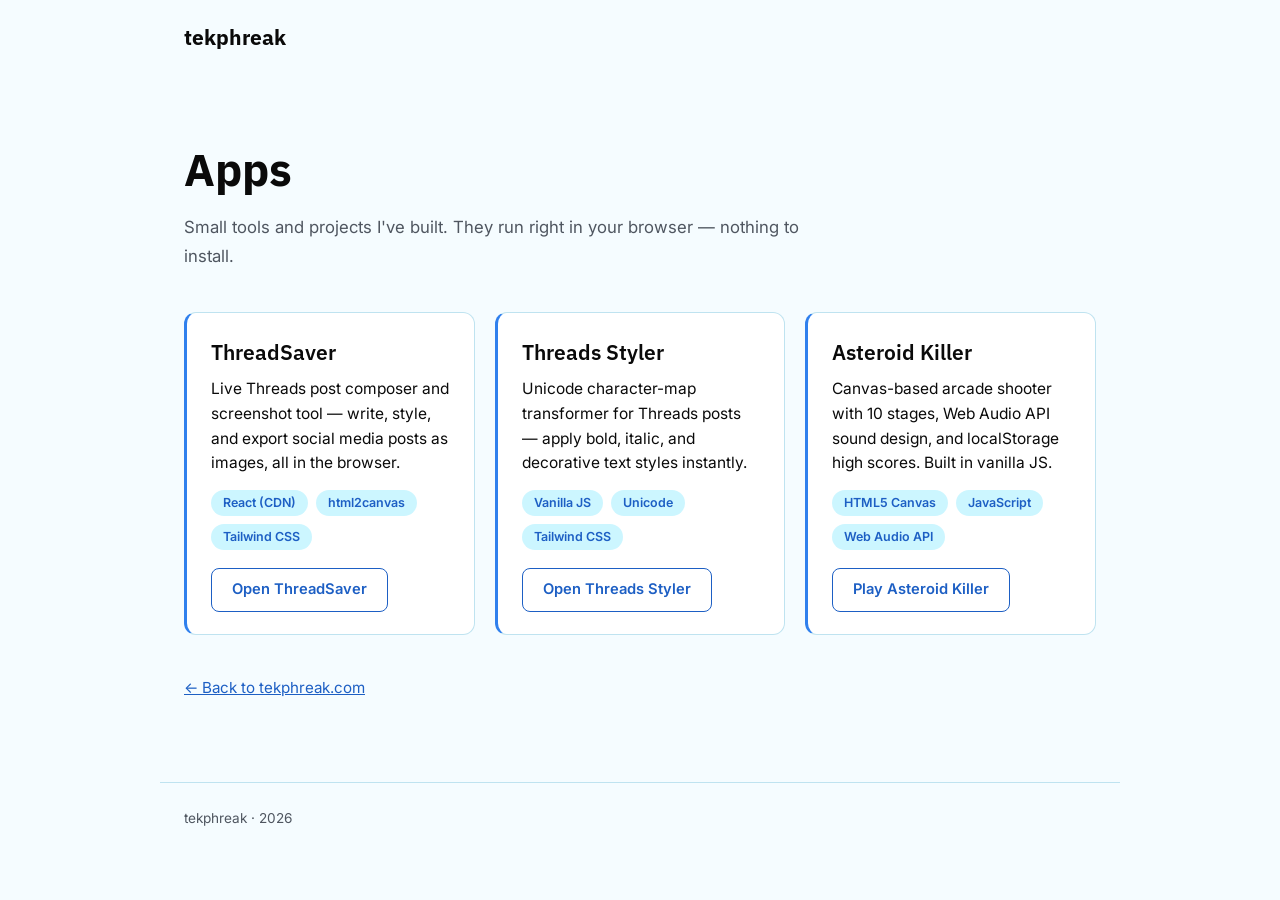
<file: apps/index.html>
<!DOCTYPE html>
<html lang="en">
<head>
  <meta charset="UTF-8">
  <meta name="viewport" content="width=device-width, initial-scale=1.0">
  <title>Apps — tekphreak</title>
  <meta name="description" content="Small tools and projects by tekphreak that run right in your browser: ThreadSaver, Threads Styler and Asteroid Killer.">
  <meta name="robots" content="index, follow">
  <meta name="theme-color" content="#4169E1">
  <link rel="canonical" href="https://tekphreak.com/apps/">
  <link rel="preconnect" href="https://fonts.googleapis.com">
  <link rel="preconnect" href="https://fonts.gstatic.com" crossorigin>
  <link href="https://fonts.googleapis.com/css2?family=IBM+Plex+Sans:wght@600;700&family=Inter:wght@400;500;600&display=swap" rel="stylesheet">
  <style>
    :root {
      --color-ink:          #0A0A0A;
      --color-surface:      #F5FCFF;
      --color-card:         #FFFFFF;
      --color-accent:       #1D5FC4;   /* AA-safe text/button blue */
      --color-brand:        #3080ED;   /* decorative rules, dots, accents */
      --color-accent-light: #CCF6FF;
      --color-muted:        #4F5660;
      --color-border:       #BFE3F0;
    }

    * { box-sizing: border-box; }

    body {
      margin: 0;
      background: var(--color-surface);
      color: var(--color-ink);
      font-family: 'Inter', system-ui, sans-serif;
      line-height: 1.75;
    }

    a { color: var(--color-accent); }

    .nav-inner {
      max-width: 960px;
      margin: 0 auto;
      padding: 20px 24px;
    }

    .nav-logo {
      font-family: 'IBM Plex Sans', system-ui, sans-serif;
      font-weight: 700;
      font-size: 1.3rem;
      color: var(--color-ink);
      text-decoration: none;
    }

    main {
      max-width: 960px;
      margin: 0 auto;
      padding: 24px 24px 80px;
    }

    h1 {
      font-family: 'IBM Plex Sans', system-ui, sans-serif;
      font-weight: 700;
      font-size: clamp(2rem, 5vw, 2.8rem);
      margin-bottom: 4px;
    }

    .lede {
      color: var(--color-muted);
      font-size: 1.05rem;
      margin: 0 0 40px;
      max-width: 640px;
    }

    .grid {
      display: grid;
      grid-template-columns: repeat(auto-fit, minmax(270px, 1fr));
      gap: 20px;
    }

    .card {
      background: var(--color-card);
      border: 1px solid var(--color-border);
      border-left: 3px solid var(--color-brand);
      border-radius: 12px;
      padding: 22px 24px;
      display: flex;
      flex-direction: column;
    }

    .card-title {
      font-family: 'IBM Plex Sans', system-ui, sans-serif;
      font-weight: 600;
      font-size: 1.3rem;
      margin: 0 0 6px;
    }

    .card-desc {
      margin: 0 0 14px;
      color: var(--color-ink);
      font-size: 0.97rem;
      line-height: 1.6;
      flex: 1;
    }

    .tags {
      display: flex;
      flex-wrap: wrap;
      gap: 8px;
      margin-bottom: 18px;
    }

    .tag {
      background: var(--color-accent-light);
      color: var(--color-accent);
      border-radius: 999px;
      padding: 3px 12px;
      font-weight: 600;
      font-size: 0.78rem;
      line-height: 1.6;
    }

    .btn {
      align-self: flex-start;
      display: inline-block;
      padding: 8px 20px;
      border: 1.5px solid var(--color-accent);
      border-radius: 8px;
      color: var(--color-accent);
      font-weight: 600;
      font-size: 0.92rem;
      text-decoration: none;
      transition: background 0.15s, color 0.15s;
    }

    .btn:hover,
    .btn:focus-visible {
      background: var(--color-accent);
      color: #fff;
    }

    .back {
      display: inline-block;
      margin-top: 40px;
      font-size: 0.95rem;
    }

    footer {
      max-width: 960px;
      margin: 0 auto;
      padding: 24px;
      color: var(--color-muted);
      font-size: 0.85rem;
      border-top: 1px solid var(--color-border);
    }
  </style>
</head>
<body>

  <nav>
    <div class="nav-inner">
      <a href="/" class="nav-logo">tekphreak</a>
    </div>
  </nav>

  <main>
    <h1>Apps</h1>
    <p class="lede">Small tools and projects I've built. They run right in your browser — nothing to install.</p>

    <div class="grid">

      <div class="card">
        <h2 class="card-title">ThreadSaver</h2>
        <p class="card-desc">Live Threads post composer and screenshot tool &mdash; write, style, and export social media posts as images, all in the browser.</p>
        <div class="tags">
          <span class="tag">React (CDN)</span>
          <span class="tag">html2canvas</span>
          <span class="tag">Tailwind CSS</span>
        </div>
        <a href="/apps/threadsaver/" class="btn">Open ThreadSaver</a>
      </div>

      <div class="card">
        <h2 class="card-title">Threads Styler</h2>
        <p class="card-desc">Unicode character-map transformer for Threads posts &mdash; apply bold, italic, and decorative text styles instantly.</p>
        <div class="tags">
          <span class="tag">Vanilla JS</span>
          <span class="tag">Unicode</span>
          <span class="tag">Tailwind CSS</span>
        </div>
        <a href="/apps/threadstyler/" class="btn">Open Threads Styler</a>
      </div>

      <div class="card">
        <h2 class="card-title">Asteroid Killer</h2>
        <p class="card-desc">Canvas-based arcade shooter with 10 stages, Web Audio API sound design, and localStorage high scores. Built in vanilla JS.</p>
        <div class="tags">
          <span class="tag">HTML5 Canvas</span>
          <span class="tag">JavaScript</span>
          <span class="tag">Web Audio API</span>
        </div>
        <a href="/apps/game/" class="btn">Play Asteroid Killer</a>
      </div>

    </div>

    <a href="/" class="back">&larr; Back to tekphreak.com</a>
  </main>

  <footer>
    tekphreak &middot; <span id="footer-year"></span>
  </footer>

  <script>document.getElementById('footer-year').textContent = new Date().getFullYear();</script>
</body>
</html>
</file>
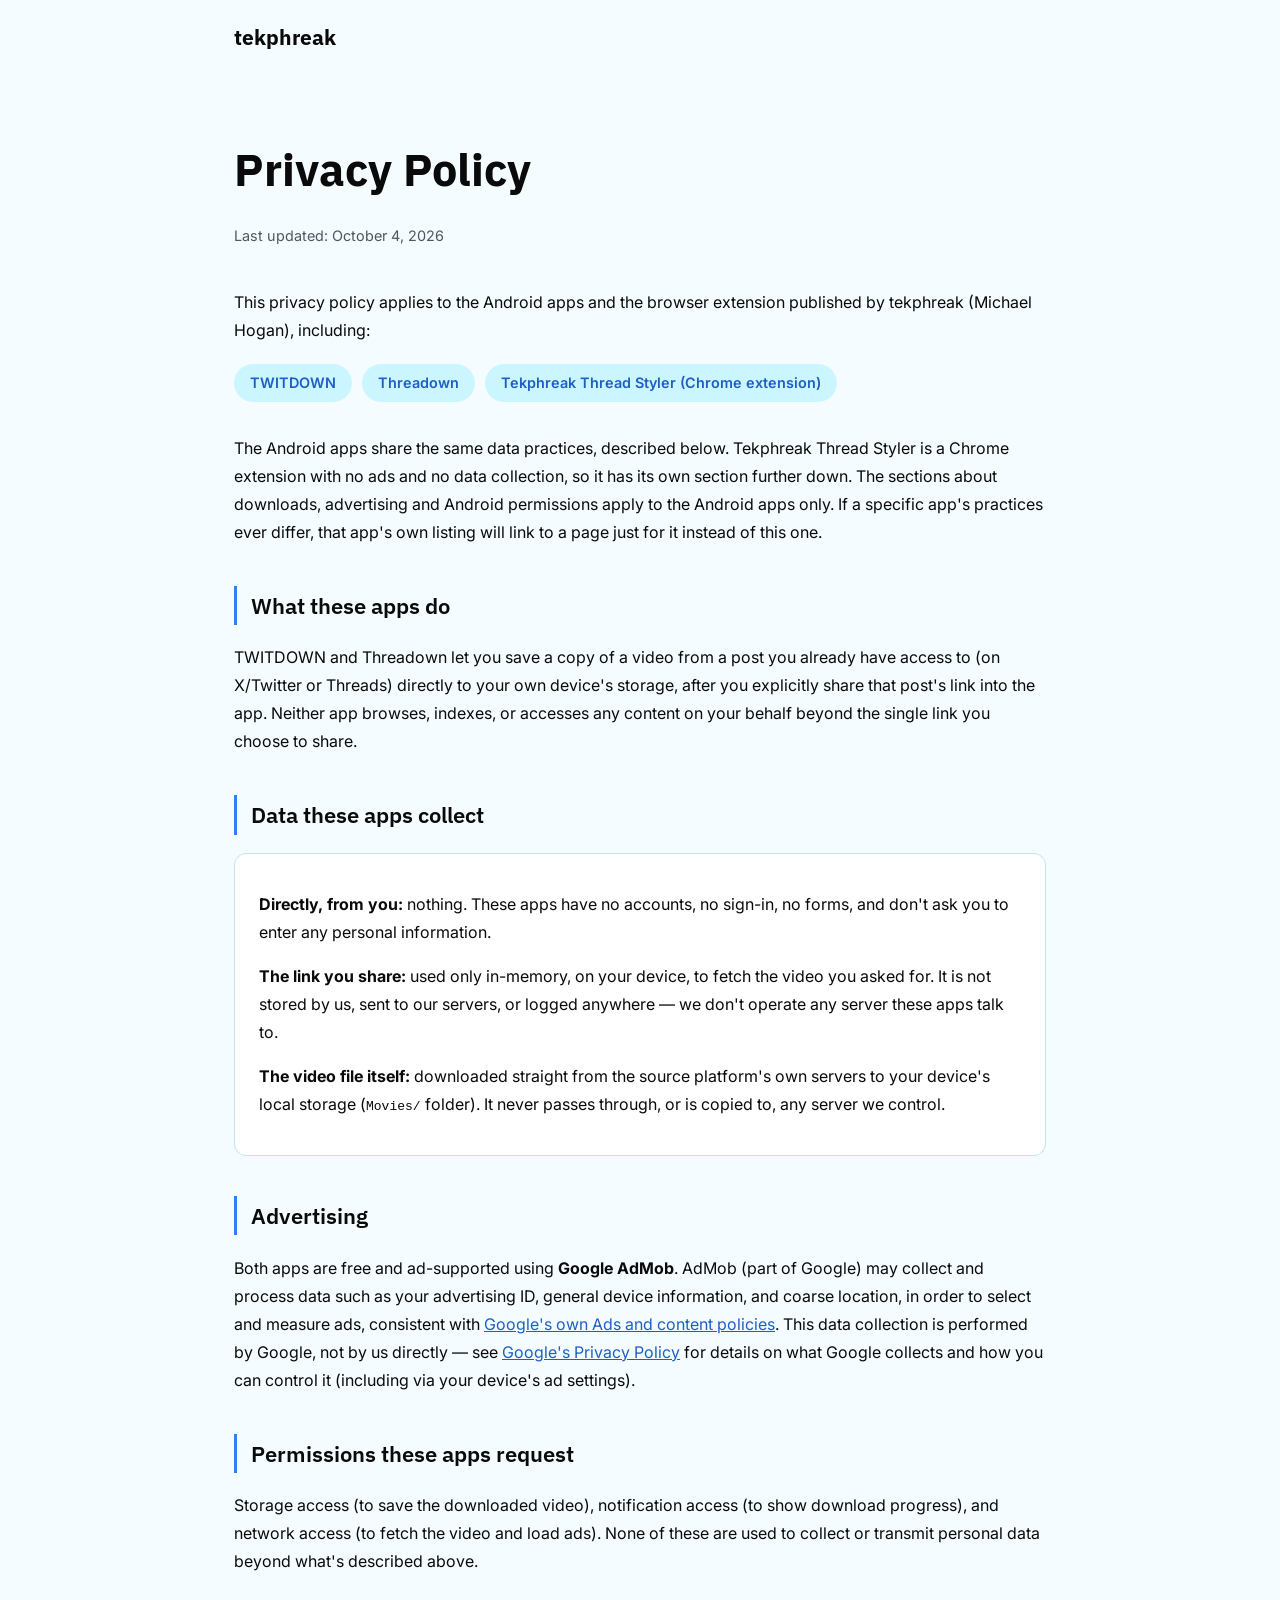
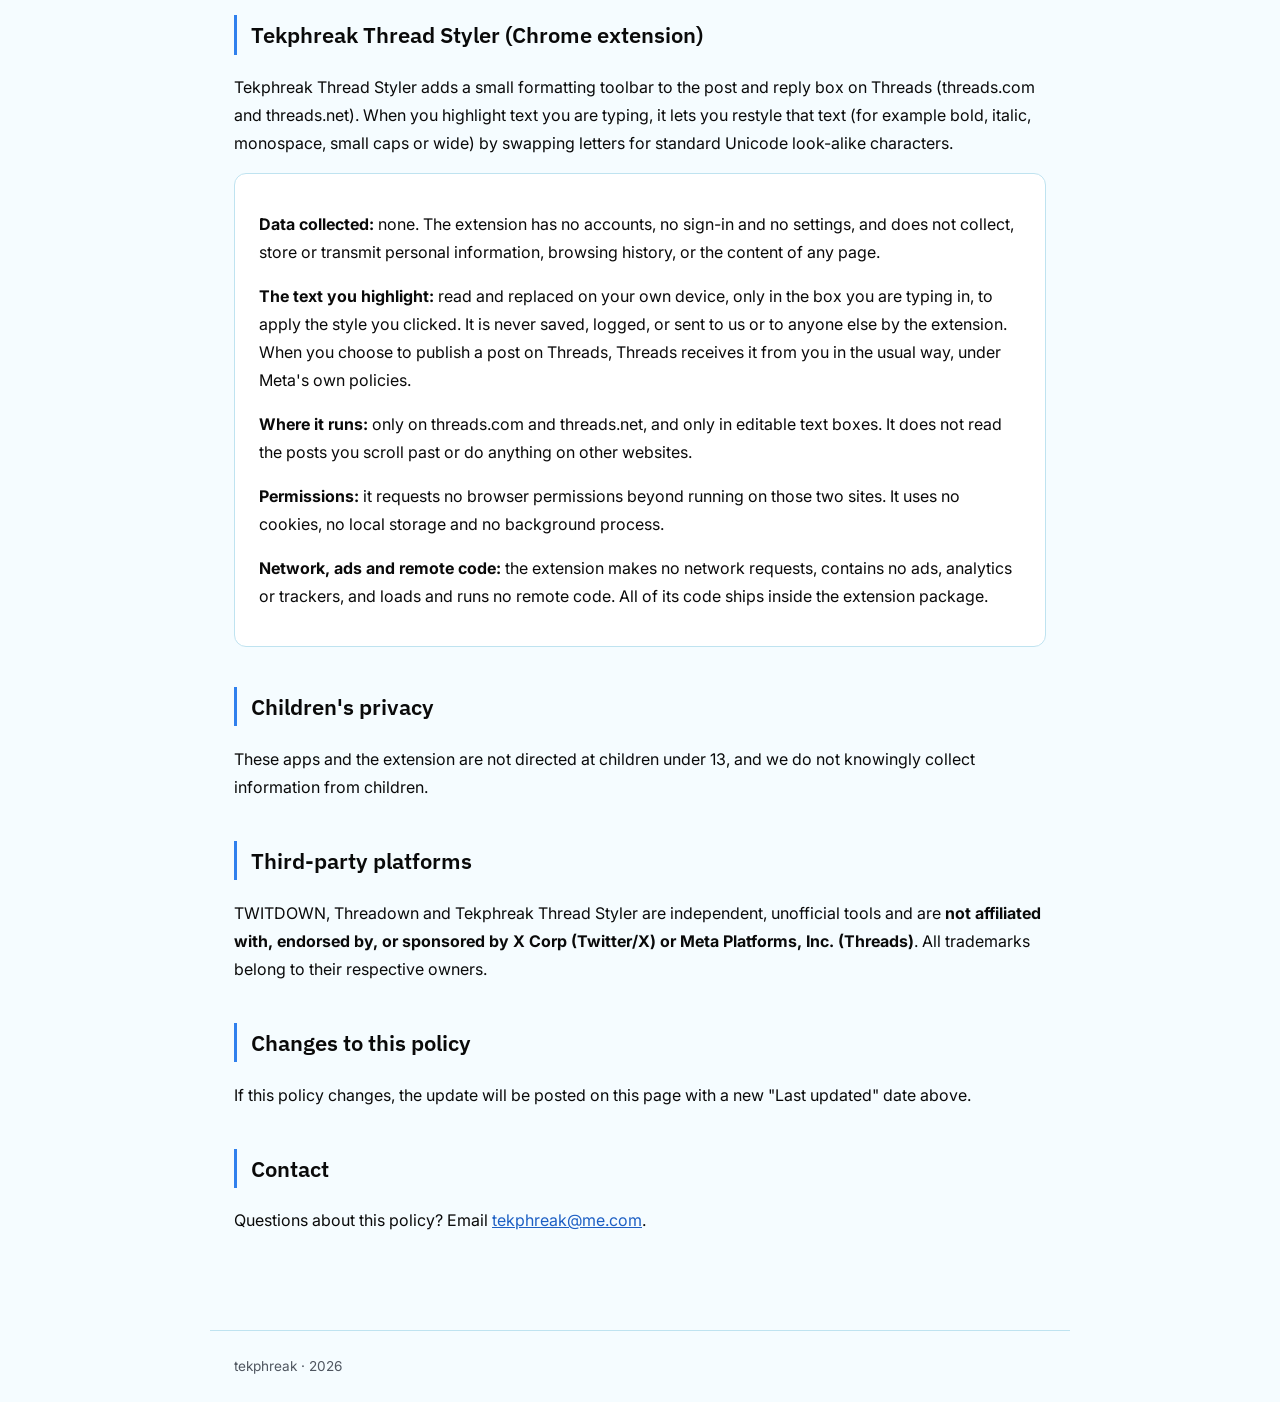
<file: privacy/index.html>
<!DOCTYPE html>
<html lang="en">
<head>
  <meta charset="UTF-8">
  <meta name="viewport" content="width=device-width, initial-scale=1.0">
  <meta name="theme-color" content="#4169E1">
  <title>Privacy Policy — tekphreak</title>
  <meta name="description" content="Privacy policy for tekphreak's Android apps (TWITDOWN, Threadown) and the Tekphreak Thread Styler Chrome extension.">
  <link rel="preconnect" href="https://fonts.googleapis.com">
  <link rel="preconnect" href="https://fonts.gstatic.com" crossorigin>
  <link href="https://fonts.googleapis.com/css2?family=IBM+Plex+Sans:wght@600;700&family=Inter:wght@400;500;600&display=swap" rel="stylesheet">
  <style>
    :root {
      --color-ink:          #0A0A0A;
      --color-surface:      #F5FCFF;
      --color-card:         #FFFFFF;
      --color-accent:       #1D5FC4;   /* AA-safe text/button blue */
      --color-brand:        #3080ED;   /* decorative rules, dots, accents */
      --color-accent-light: #CCF6FF;
      --color-muted:        #4F5660;
      --color-border:       #BFE3F0;
    }

    * { box-sizing: border-box; }

    body {
      margin: 0;
      background: var(--color-surface);
      color: var(--color-ink);
      font-family: 'Inter', system-ui, sans-serif;
      line-height: 1.75;
    }

    a { color: var(--color-accent); }

    .nav-inner {
      max-width: 860px;
      margin: 0 auto;
      padding: 20px 24px;
    }

    .nav-logo {
      font-family: 'IBM Plex Sans', system-ui, sans-serif;
      font-weight: 700;
      font-size: 1.3rem;
      color: var(--color-ink);
      text-decoration: none;
    }

    main {
      max-width: 860px;
      margin: 0 auto;
      padding: 24px 24px 80px;
    }

    h1 {
      font-family: 'IBM Plex Sans', system-ui, sans-serif;
      font-weight: 700;
      font-size: clamp(2rem, 5vw, 2.8rem);
      margin-bottom: 4px;
    }

    .updated {
      color: var(--color-muted);
      font-size: 0.9rem;
      margin-bottom: 40px;
    }

    h2 {
      font-family: 'IBM Plex Sans', system-ui, sans-serif;
      font-weight: 600;
      font-size: 1.4rem;
      margin-top: 40px;
      border-left: 3px solid var(--color-brand);
      padding-left: 14px;
    }

    .app-list {
      display: flex;
      flex-wrap: wrap;
      gap: 10px;
      margin: 20px 0 32px;
    }

    .app-tag {
      background: var(--color-accent-light);
      color: var(--color-accent);
      border-radius: 999px;
      padding: 6px 16px;
      font-weight: 600;
      font-size: 0.9rem;
    }

    .card {
      background: var(--color-card);
      border: 1px solid var(--color-border);
      border-radius: 12px;
      padding: 20px 24px;
      margin-top: 16px;
    }

    footer {
      max-width: 860px;
      margin: 0 auto;
      padding: 24px;
      color: var(--color-muted);
      font-size: 0.85rem;
      border-top: 1px solid var(--color-border);
    }
  </style>
</head>
<body>

  <nav>
    <div class="nav-inner">
      <a href="/" class="nav-logo">tekphreak</a>
    </div>
  </nav>

  <main>
    <h1>Privacy Policy</h1>
    <p class="updated">Last updated: October 4, 2026</p>

    <p>
      This privacy policy applies to the Android apps and the browser
      extension published by tekphreak (Michael Hogan), including:
    </p>

    <div class="app-list">
      <span class="app-tag">TWITDOWN</span>
      <span class="app-tag">Threadown</span>
      <span class="app-tag">Tekphreak Thread Styler (Chrome extension)</span>
    </div>

    <p>
      The Android apps share the same data practices, described below.
      Tekphreak Thread Styler is a Chrome extension with no ads and no data
      collection, so it has its own section further down. The sections about
      downloads, advertising and Android permissions apply to the Android apps
      only. If a specific app's practices ever differ, that app's own listing
      will link to a page just for it instead of this one.
    </p>

    <h2>What these apps do</h2>
    <p>
      TWITDOWN and Threadown let you save a copy of a video from a post you
      already have access to (on X/Twitter or Threads) directly to your own
      device's storage, after you explicitly share that post's link into the
      app. Neither app browses, indexes, or accesses any content on your
      behalf beyond the single link you choose to share.
    </p>

    <h2>Data these apps collect</h2>
    <div class="card">
      <p><strong>Directly, from you:</strong> nothing. These apps have no
      accounts, no sign-in, no forms, and don't ask you to enter any personal
      information.</p>
      <p><strong>The link you share:</strong> used only in-memory, on your
      device, to fetch the video you asked for. It is not stored by us, sent
      to our servers, or logged anywhere — we don't operate any server these
      apps talk to.</p>
      <p><strong>The video file itself:</strong> downloaded straight from the
      source platform's own servers to your device's local storage
      (<code>Movies/</code> folder). It never passes through, or is copied
      to, any server we control.</p>
    </div>

    <h2>Advertising</h2>
    <p>
      Both apps are free and ad-supported using <strong>Google AdMob</strong>.
      AdMob (part of Google) may collect and process data such as your
      advertising ID, general device information, and coarse location, in
      order to select and measure ads, consistent with
      <a href="https://policies.google.com/technologies/partner-sites" target="_blank" rel="noopener">Google's own Ads
      and content policies</a>. This data collection is performed by Google,
      not by us directly — see
      <a href="https://policies.google.com/privacy" target="_blank" rel="noopener">Google's Privacy Policy</a>
      for details on what Google collects and how you can control it (including
      via your device's ad settings).
    </p>

    <h2>Permissions these apps request</h2>
    <p>
      Storage access (to save the downloaded video), notification access (to
      show download progress), and network access (to fetch the video and
      load ads). None of these are used to collect or transmit personal data
      beyond what's described above.
    </p>

    <h2>Tekphreak Thread Styler (Chrome extension)</h2>
    <p>
      Tekphreak Thread Styler adds a small formatting toolbar to the post and
      reply box on Threads (threads.com and threads.net). When you highlight
      text you are typing, it lets you restyle that text (for example bold,
      italic, monospace, small caps or wide) by swapping letters for standard
      Unicode look-alike characters.
    </p>
    <div class="card">
      <p><strong>Data collected:</strong> none. The extension has no accounts,
      no sign-in and no settings, and does not collect, store or transmit
      personal information, browsing history, or the content of any page.</p>
      <p><strong>The text you highlight:</strong> read and replaced on your
      own device, only in the box you are typing in, to apply the style you
      clicked. It is never saved, logged, or sent to us or to anyone else by
      the extension. When you choose to publish a post on Threads, Threads
      receives it from you in the usual way, under Meta's own policies.</p>
      <p><strong>Where it runs:</strong> only on threads.com and threads.net,
      and only in editable text boxes. It does not read the posts you scroll
      past or do anything on other websites.</p>
      <p><strong>Permissions:</strong> it requests no browser permissions
      beyond running on those two sites. It uses no cookies, no local storage
      and no background process.</p>
      <p><strong>Network, ads and remote code:</strong> the extension makes no
      network requests, contains no ads, analytics or trackers, and loads and
      runs no remote code. All of its code ships inside the extension package.</p>
    </div>

    <h2>Children's privacy</h2>
    <p>
      These apps and the extension are not directed at children under 13, and
      we do not knowingly collect information from children.
    </p>

    <h2>Third-party platforms</h2>
    <p>
      TWITDOWN, Threadown and Tekphreak Thread Styler are independent,
      unofficial tools and are
      <strong>not affiliated with, endorsed by, or sponsored by X Corp
      (Twitter/X) or Meta Platforms, Inc. (Threads)</strong>. All trademarks
      belong to their respective owners.
    </p>

    <h2>Changes to this policy</h2>
    <p>
      If this policy changes, the update will be posted on this page with a
      new "Last updated" date above.
    </p>

    <h2>Contact</h2>
    <p>
      Questions about this policy? Email
      <a href="mailto:tekphreak@me.com">tekphreak@me.com</a>.
    </p>
  </main>

  <footer>
    tekphreak &middot; <span id="footer-year"></span>
  </footer>

  <script>document.getElementById('footer-year').textContent = new Date().getFullYear();</script>
</body>
</html>
</file>
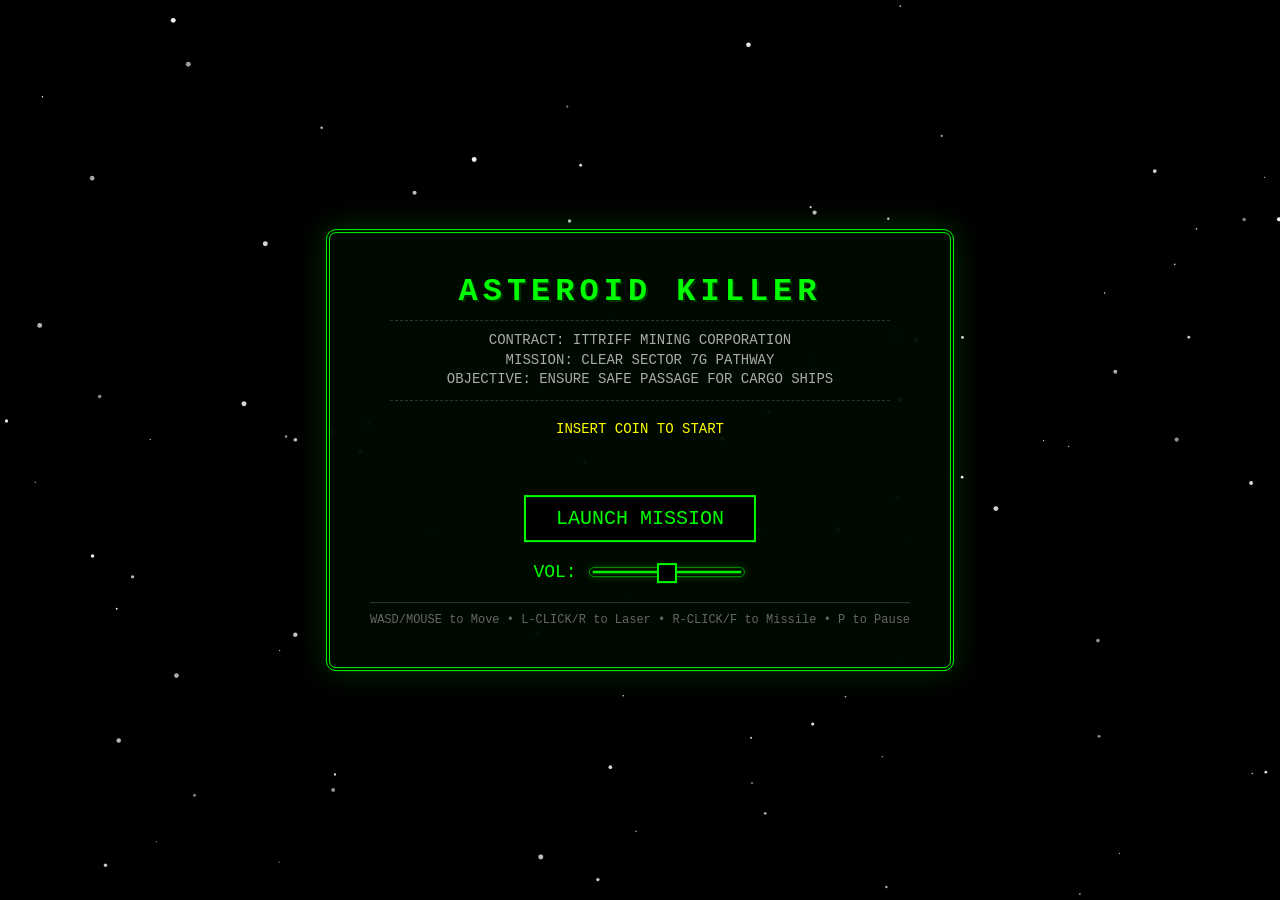
<file: apps/game/index.html>
<!DOCTYPE html>
<html lang="en">
<head>
    <meta charset="UTF-8">
    <meta name="viewport" content="width=device-width, initial-scale=1.0, maximum-scale=1.0, user-scalable=no">
    <title>ASTEROID KILLER</title>
    <link rel="icon" href="data:image/svg+xml,<svg xmlns=%22http://www.w3.org/2000/svg%22 viewBox=%220 0 100 100%22><text y=%22.9em%22 font-size=%2290%22>🚀</text></svg>">
    <style>
        body {
            margin: 0;
            overflow: hidden;
            background-color: #000;
            font-family: 'Courier New', Courier, monospace;
            user-select: none;
            touch-action: none; /* Prevent touch zooming/scrolling */
        }
        canvas {
            display: block;
            cursor: crosshair; /* Target cursor */
        }
        
        /* UI Utilities */
        .screen {
            position: absolute;
            top: 50%;
            left: 50%;
            transform: translate(-50%, -50%);
            color: #fff;
            text-align: center;
            background: rgba(0, 10, 0, 0.95);
            border: 4px double #0f0;
            padding: 40px;
            border-radius: 10px;
            box-shadow: 0 0 30px rgba(0, 255, 0, 0.2);
            min-width: 300px; /* Adjusted for mobile */
            max-width: 90%;
            display: none; /* Hidden by default */
            z-index: 10;
        }

        h1 {
            margin-top: 0;
            color: #0f0;
            text-transform: uppercase;
            letter-spacing: 5px;
            font-size: 32px;
            text-shadow: 2px 2px 0 #003300;
            margin-bottom: 10px;
        }

        h2 {
            color: #fff;
            font-size: 24px;
            border-bottom: 2px solid #0f0;
            display: inline-block;
            padding-bottom: 5px;
            margin-bottom: 20px;
        }

        p, label {
            color: #0f0;
            font-size: 18px;
            text-transform: uppercase;
        }

        .narrative {
            font-size: 14px;
            color: #aaa;
            margin-bottom: 20px;
            line-height: 1.4;
            max-width: 500px;
            margin-left: auto;
            margin-right: auto;
            border-top: 1px dashed #333;
            border-bottom: 1px dashed #333;
            padding: 10px 0;
        }

        /* Button Retro Style */
        button {
            background: #000;
            color: #0f0;
            border: 2px solid #0f0;
            padding: 10px 30px;
            font-family: 'Courier New', Courier, monospace;
            font-size: 20px;
            text-transform: uppercase;
            cursor: pointer;
            margin-top: 20px;
            transition: all 0.2s;
            touch-action: manipulation;
        }
        button:hover {
            background: #0f0;
            color: #000;
            box-shadow: 0 0 15px #0f0;
        }

        /* Retro Input Field */
        .retro-input {
            background: #000;
            border: 2px solid #0f0;
            color: #fff;
            font-family: 'Courier New', Courier, monospace;
            font-size: 24px;
            text-transform: uppercase;
            padding: 10px;
            margin-top: 20px;
            width: 250px;
            text-align: center;
            outline: none;
        }
        .retro-input:focus {
            box-shadow: 0 0 15px #0f0;
        }

        /* Volume Control Style */
        .volume-control {
            margin-top: 20px;
            display: flex;
            justify-content: center;
            align-items: center;
            gap: 10px;
        }
        
        input[type=range] {
            -webkit-appearance: none;
            width: 150px;
            background: transparent;
            /* Added Border Properties */
            border: 1px solid rgba(0, 255, 0, 0.3);
            border-radius: 5px;
            padding: 2px;
            transition: border-color 0.1s, box-shadow 0.1s;
        }
        
        input[type=range]::-webkit-slider-thumb {
            -webkit-appearance: none;
            height: 20px;
            width: 20px;
            border: 2px solid #0f0;
            background: #000;
            cursor: pointer;
            margin-top: -8px; 
        }
        
        input[type=range]::-webkit-slider-runnable-track {
            width: 100%;
            height: 4px;
            cursor: pointer;
            background: #0f0;
            border: 1px solid #003300;
        }

        /* High Score Table */
        table {
            width: 100%;
            margin-top: 20px;
            border-collapse: collapse;
        }
        th, td {
            padding: 8px;
            text-align: left;
            border-bottom: 1px dashed #333;
        }
        th {
            color: #0f0;
        }
        td:nth-child(3) {
            text-align: right;
            color: #ff0;
        }
        td:last-child {
            text-align: right;
            color: #0ff; /* Kills/Escaped color */
        }
        .rank-1 { color: #ff0 !important; text-shadow: 0 0 5px #ff0; }
        .rank-2 { color: #c0c0c0 !important; }
        .rank-3 { color: #cd7f32 !important; }

        /* In-Game HUD (Status Messages) */
        #ui-layer {
            position: absolute;
            bottom: 20px;
            left: 50%;
            transform: translateX(-50%);
            text-align: center;
            width: 100%;
            pointer-events: none;
            display: block; 
        }

        #status-message {
            font-size: 20px;
            font-weight: bold;
            text-shadow: 1px 1px 0 #000;
            transition: opacity 0.5s;
            opacity: 0;
        }
        
        .controls-info {
            margin-top: 20px;
            font-size: 12px;
            color: #666;
            border-top: 1px solid #333;
            padding-top: 10px;
        }
        
        /* Mobile Warning / Instruction */
        .mobile-hint {
            display: none;
            color: #0ff;
            font-size: 12px;
            margin-top: 5px;
        }

        .mobile-toggle-btn {
            display: none; /* Hidden on desktop */
            font-size: 16px;
            padding: 8px 15px;
            border-color: #0ff;
            color: #0ff;
            margin-top: 10px;
            width: 100%;
            box-sizing: border-box;
        }

        @media (max-width: 768px) {
            .mobile-hint { display: block; }
            .mobile-toggle-btn { display: inline-block; }
            .controls-info { display: none; } /* Hide keyboard controls on mobile */
            h1 { font-size: 24px; }
        }
    </style>
</head>
<body>

    <!-- HUD -->
    <div id="ui-layer">
        <div id="status-message">SYSTEM READY</div>
    </div>

    <!-- 1. Main Menu / Splash Screen -->
    <div id="main-menu" class="screen" style="display: block;">
        <h1>ASTEROID KILLER</h1>
        <div class="narrative">
            CONTRACT: ITTRIFF MINING CORPORATION<br>
            MISSION: CLEAR SECTOR 7G PATHWAY<br>
            OBJECTIVE: ENSURE SAFE PASSAGE FOR CARGO SHIPS
        </div>
        <div style="margin-bottom: 20px; color: #ffff00; font-size: 14px;">INSERT COIN TO START</div>
        
        <br>
        <button onclick="startGame()">LAUNCH MISSION</button>
        <br>
        
        <!-- Mobile Side Toggle -->
        <button id="btn-mobile-side" class="mobile-toggle-btn" onclick="toggleMobileSide()">CONTROLS: RIGHT SIDE ></button>

        <!-- Volume Control -->
        <div class="volume-control">
            <label for="volume-slider">VOL:</label>
            <input type="range" id="volume-slider" min="0" max="1" step="0.1" value="0.5" oninput="updateVolume(this.value)">
        </div>

        <div class="controls-info">
            WASD/MOUSE to Move • L-CLICK/R to Laser • R-CLICK/F to Missile • P to Pause
        </div>
        <div class="mobile-hint">
            TOUCH & DRAG TO MOVE • TAP BUTTONS TO FIRE
        </div>
    </div>

    <!-- 2. Game Over Screen -->
    <div id="game-over-screen" class="screen">
        <h1 style="color: #f00; text-shadow: 0 0 5px #f00;">MISSION FAILED</h1>
        <p>FINAL SCORE: <span id="final-score" style="color: #fff">0</span></p>
        <p>ASTEROIDS CLEARED / ESCAPED: <span id="final-stats" style="color: #fff">0 / 0</span></p>
        <br>
        <label for="input-name-go">ENTER NAME:</label><br>
        <input type="text" id="input-name-go" class="retro-input" maxlength="10" value="M.HOGAN">
        <br>
        <button onclick="submitScore('go')">PROCEED</button>
    </div>

    <!-- 3. Victory Screen -->
    <div id="victory-screen" class="screen" style="border-color: #0ff; box-shadow: 0 0 30px rgba(0, 255, 255, 0.2);">
        <h1 style="color: #0ff; text-shadow: 0 0 5px #0ff;">MISSION ACCOMPLISHED</h1>
        <h2 style="border-color: #0ff;">TIME TRAVEL UNLOCKED</h2>
        <p>FINAL SCORE: <span id="victory-score" style="color: #fff">0</span></p>
        <p>ASTEROIDS CLEARED / ESCAPED: <span id="victory-stats" style="color: #fff">0 / 0</span></p>
        <p style="color: #ff0; font-size: 14px;">(INCLUDES 10,000 BONUS)</p>
        <br>
        <label for="input-name-vic" style="color:#0ff">ENTER NAME:</label><br>
        <input type="text" id="input-name-vic" class="retro-input" maxlength="10" value="M.HOGAN" style="border-color: #0ff;">
        <br>
        <button onclick="submitScore('vic')">ENTER HISTORY BOOKS</button>
    </div>

    <!-- 4. High Score Screen -->
    <div id="high-score-screen" class="screen">
        <h1>TOP PILOTS</h1>
        <table id="score-table">
            <!-- Populated by JS -->
        </table>
        <button onclick="returnToMenu()">MAIN MENU</button>
    </div>

    <canvas id="gameCanvas"></canvas>
    
    <!-- Mobile Controls (Only visible on touch) -->
    <div id="mobile-controls" style="position: fixed; bottom: 20px; z-index: 5; display: none;">
        <button ontouchstart="fireMissile(event)" style="width: 60px; height: 60px; border-radius: 50%; background: rgba(255,0,0,0.2); font-size: 10px; padding: 0;">MSL</button>
        <button ontouchstart="fireLaser(event)" style="width: 80px; height: 80px; border-radius: 50%; background: rgba(0,255,0,0.2); font-size: 12px; padding: 0;">LASER</button>
    </div>

    <script>
        // --- Audio System (Web Audio API) ---
        const AudioContext = window.AudioContext || window.webkitAudioContext;
        let audioCtx;
        let masterGainNode;
        let masterVolume = 0.5;

        function initAudio() {
            if (!audioCtx) {
                audioCtx = new AudioContext();
                masterGainNode = audioCtx.createGain();
                masterGainNode.gain.value = masterVolume;
                masterGainNode.connect(audioCtx.destination);
            }
            if (audioCtx.state === 'suspended') {
                audioCtx.resume();
            }
        }
        
        function updateVolume(val) {
            masterVolume = parseFloat(val);
            if (masterGainNode) {
                masterGainNode.gain.setValueAtTime(masterVolume, audioCtx.currentTime);
            }
            // Update visual border brightness
            const slider = document.getElementById('volume-slider');
            if(slider) {
                const brightness = 0.2 + (masterVolume * 0.8); // Min 0.2 opacity, max 1.0
                const glow = masterVolume * 15;
                slider.style.borderColor = `rgba(0, 255, 0, ${brightness})`;
                slider.style.boxShadow = `0 0 ${glow}px rgba(0, 255, 0, ${masterVolume * 0.5})`;
            }
        }

        const sfx = {
            laser: () => {
                if (!audioCtx) return;
                const osc = audioCtx.createOscillator();
                const gain = audioCtx.createGain();
                osc.type = 'square';
                osc.frequency.setValueAtTime(880, audioCtx.currentTime);
                osc.frequency.exponentialRampToValueAtTime(110, audioCtx.currentTime + 0.1);
                gain.gain.setValueAtTime(0.1, audioCtx.currentTime);
                gain.gain.exponentialRampToValueAtTime(0.01, audioCtx.currentTime + 0.1);
                osc.connect(gain);
                gain.connect(masterGainNode);
                osc.start();
                osc.stop(audioCtx.currentTime + 0.1);
            },
            missile: () => {
                if (!audioCtx) return;
                const osc = audioCtx.createOscillator();
                const gain = audioCtx.createGain();
                osc.type = 'sawtooth';
                osc.frequency.setValueAtTime(200, audioCtx.currentTime);
                osc.frequency.linearRampToValueAtTime(600, audioCtx.currentTime + 0.3);
                gain.gain.setValueAtTime(0.1, audioCtx.currentTime);
                gain.gain.exponentialRampToValueAtTime(0.01, audioCtx.currentTime + 0.5);
                osc.connect(gain);
                gain.connect(masterGainNode);
                osc.start();
                osc.stop(audioCtx.currentTime + 0.5);
            },
            hyperMissile: () => { 
                if (!audioCtx) return;
                const osc = audioCtx.createOscillator();
                const gain = audioCtx.createGain();
                osc.type = 'sawtooth';
                osc.frequency.setValueAtTime(100, audioCtx.currentTime);
                osc.frequency.linearRampToValueAtTime(800, audioCtx.currentTime + 0.2);
                gain.gain.setValueAtTime(0.3, audioCtx.currentTime);
                gain.gain.exponentialRampToValueAtTime(0.01, audioCtx.currentTime + 0.8);
                osc.connect(gain);
                gain.connect(masterGainNode);
                osc.start();
                osc.stop(audioCtx.currentTime + 0.8);
            },
            explosion: () => {
                if (!audioCtx) return;
                const bufferSize = audioCtx.sampleRate * 0.5; 
                const buffer = audioCtx.createBuffer(1, bufferSize, audioCtx.sampleRate);
                const data = buffer.getChannelData(0);
                for (let i = 0; i < bufferSize; i++) {
                    data[i] = Math.random() * 2 - 1;
                }
                const noise = audioCtx.createBufferSource();
                noise.buffer = buffer;
                const gain = audioCtx.createGain();
                gain.gain.setValueAtTime(0.2, audioCtx.currentTime);
                gain.gain.exponentialRampToValueAtTime(0.01, audioCtx.currentTime + 0.5);
                noise.connect(gain);
                gain.connect(masterGainNode);
                noise.start();
            },
            mineralCollect: (type) => { 
                if (!audioCtx) return;
                const osc = audioCtx.createOscillator();
                const gain = audioCtx.createGain();
                osc.type = 'sine';
                const freq = type === 'green' ? 800 : (type === 'blue' ? 1200 : 600);
                osc.frequency.setValueAtTime(freq, audioCtx.currentTime);
                gain.gain.setValueAtTime(0.05, audioCtx.currentTime);
                gain.gain.linearRampToValueAtTime(0, audioCtx.currentTime + 0.1);
                osc.connect(gain);
                gain.connect(masterGainNode);
                osc.start();
                osc.stop(audioCtx.currentTime + 0.1);
            },
            shieldBing: () => {
                if (!audioCtx) return;
                const osc = audioCtx.createOscillator();
                const gain = audioCtx.createGain();
                osc.type = 'sine';
                osc.frequency.setValueAtTime(1500, audioCtx.currentTime);
                gain.gain.setValueAtTime(0.1, audioCtx.currentTime);
                gain.gain.exponentialRampToValueAtTime(0.001, audioCtx.currentTime + 0.5);
                osc.connect(gain);
                gain.connect(masterGainNode);
                osc.start();
                osc.stop(audioCtx.currentTime + 0.5);
            },
            mechanicalClick: () => { 
                if (!audioCtx) return;
                const osc = audioCtx.createOscillator();
                const gain = audioCtx.createGain();
                osc.type = 'square';
                osc.frequency.setValueAtTime(800, audioCtx.currentTime);
                osc.frequency.exponentialRampToValueAtTime(2000, audioCtx.currentTime + 0.05);
                gain.gain.setValueAtTime(0.1, audioCtx.currentTime);
                gain.gain.exponentialRampToValueAtTime(0.001, audioCtx.currentTime + 0.05);
                osc.connect(gain);
                gain.connect(masterGainNode);
                osc.start();
                osc.stop(audioCtx.currentTime + 0.05);
            },
            powerup: () => {
                if (!audioCtx) return;
                const osc = audioCtx.createOscillator();
                const gain = audioCtx.createGain();
                osc.type = 'sine';
                osc.frequency.setValueAtTime(400, audioCtx.currentTime);
                osc.frequency.linearRampToValueAtTime(1200, audioCtx.currentTime + 0.3);
                gain.gain.setValueAtTime(0.1, audioCtx.currentTime);
                gain.gain.linearRampToValueAtTime(0, audioCtx.currentTime + 0.3);
                osc.connect(gain);
                gain.connect(masterGainNode);
                osc.start();
                osc.stop(audioCtx.currentTime + 0.3);
            },
            nukeSound: () => { 
                if (!audioCtx) return;
                const osc = audioCtx.createOscillator();
                const gain = audioCtx.createGain();
                osc.type = 'sawtooth';
                osc.frequency.setValueAtTime(50, audioCtx.currentTime);
                osc.frequency.exponentialRampToValueAtTime(800, audioCtx.currentTime + 0.5);
                gain.gain.setValueAtTime(0.5, audioCtx.currentTime);
                gain.gain.exponentialRampToValueAtTime(0.01, audioCtx.currentTime + 1.5);
                osc.connect(gain);
                gain.connect(masterGainNode);
                osc.start();
                osc.stop(audioCtx.currentTime + 1.5);
            },
            autoBeamWarmup: () => {
                 if (!audioCtx) return;
                 const osc = audioCtx.createOscillator();
                 const gain = audioCtx.createGain();
                 osc.type = 'triangle';
                 osc.frequency.setValueAtTime(100, audioCtx.currentTime);
                 osc.frequency.linearRampToValueAtTime(400, audioCtx.currentTime + 1.5);
                 gain.gain.setValueAtTime(0.05, audioCtx.currentTime);
                 gain.gain.linearRampToValueAtTime(0.2, audioCtx.currentTime + 1.5);
                 osc.connect(gain);
                 gain.connect(masterGainNode);
                 osc.start();
                 osc.stop(audioCtx.currentTime + 1.5);
            },
            autoBeamStart: () => {
                 if (!audioCtx) return;
                 const osc = audioCtx.createOscillator();
                 const gain = audioCtx.createGain();
                 osc.type = 'square';
                 osc.frequency.setValueAtTime(220, audioCtx.currentTime);
                 osc.frequency.linearRampToValueAtTime(880, audioCtx.currentTime + 0.1);
                 gain.gain.setValueAtTime(0.1, audioCtx.currentTime);
                 gain.gain.linearRampToValueAtTime(0, audioCtx.currentTime + 0.5);
                 osc.connect(gain);
                 gain.connect(masterGainNode);
                 osc.start();
                 osc.stop(audioCtx.currentTime + 0.5);
            },
            policeBoxInstance: null,
            startPoliceBox: () => {
                if (!audioCtx || sfx.policeBoxInstance) return;
                const bufferSize = audioCtx.sampleRate * 2;
                const buffer = audioCtx.createBuffer(1, bufferSize, audioCtx.sampleRate);
                const data = buffer.getChannelData(0);
                let lastOut = 0;
                for (let i = 0; i < bufferSize; i++) {
                    const white = Math.random() * 2 - 1;
                    data[i] = (lastOut + (0.02 * white)) / 1.02;
                    lastOut = data[i];
                    data[i] *= 3.5; 
                }
                const noise = audioCtx.createBufferSource();
                noise.buffer = buffer;
                noise.loop = true;
                const filter = audioCtx.createBiquadFilter();
                filter.type = 'bandpass';
                filter.Q.value = 5;
                const lfo = audioCtx.createOscillator();
                lfo.type = 'sine';
                lfo.frequency.value = 0.5;
                const lfoGain = audioCtx.createGain();
                lfoGain.gain.value = 1000;
                lfo.connect(lfoGain);
                lfoGain.connect(filter.frequency);
                filter.frequency.value = 1500;
                const masterGain = audioCtx.createGain();
                masterGain.gain.value = 0;
                masterGain.gain.linearRampToValueAtTime(0.15, audioCtx.currentTime + 1);
                noise.connect(filter);
                filter.connect(masterGain);
                masterGain.connect(masterGainNode);
                noise.start();
                lfo.start();
                sfx.policeBoxInstance = { noise, lfo, masterGain };
            },
            stopPoliceBox: () => {
                if (!sfx.policeBoxInstance) return;
                const { noise, lfo, masterGain } = sfx.policeBoxInstance;
                const now = audioCtx.currentTime;
                masterGain.gain.cancelScheduledValues(now);
                masterGain.gain.setValueAtTime(masterGain.gain.value, now);
                masterGain.gain.linearRampToValueAtTime(0, now + 1.0);
                noise.stop(now + 1.0);
                lfo.stop(now + 1.0);
                sfx.policeBoxInstance = null;
            },
            alienScream: () => {
                if (!audioCtx) return;
                const osc = audioCtx.createOscillator();
                const gain = audioCtx.createGain();
                const lfo = audioCtx.createOscillator();
                const lfoGain = audioCtx.createGain();

                osc.type = 'sawtooth';
                osc.frequency.setValueAtTime(1200, audioCtx.currentTime);
                osc.frequency.exponentialRampToValueAtTime(400, audioCtx.currentTime + 0.4);

                lfo.type = 'square';
                lfo.frequency.value = 50; 
                lfoGain.gain.value = 200;

                lfo.connect(lfoGain);
                lfoGain.connect(osc.frequency);

                osc.connect(gain);
                gain.connect(masterGainNode);

                gain.gain.setValueAtTime(0.1, audioCtx.currentTime);
                gain.gain.exponentialRampToValueAtTime(0.01, audioCtx.currentTime + 0.4);

                osc.start();
                lfo.start();
                osc.stop(audioCtx.currentTime + 0.4);
                lfo.stop(audioCtx.currentTime + 0.4);
            },
            victory: () => {
                if (!audioCtx) return;
                const frequencies = [261.63, 329.63, 392.00, 523.25]; 
                frequencies.forEach((freq, i) => {
                    const osc = audioCtx.createOscillator();
                    const gain = audioCtx.createGain();
                    osc.type = 'triangle';
                    osc.frequency.value = freq;
                    gain.gain.setValueAtTime(0, audioCtx.currentTime);
                    gain.gain.linearRampToValueAtTime(0.1, audioCtx.currentTime + 0.1 + (i * 0.1));
                    gain.gain.exponentialRampToValueAtTime(0.001, audioCtx.currentTime + 2.0);
                    osc.connect(gain);
                    gain.connect(masterGainNode);
                    osc.start(audioCtx.currentTime + (i * 0.1));
                    osc.stop(audioCtx.currentTime + 2.0);
                });
            }
        };

        // --- UI Elements ---
        const canvas = document.getElementById('gameCanvas');
        const ctx = canvas.getContext('2d');
        const uiLayer = document.getElementById('ui-layer');
        const statusMsg = document.getElementById('status-message');
        const mainMenu = document.getElementById('main-menu');
        const gameOverScreen = document.getElementById('game-over-screen');
        const victoryScreen = document.getElementById('victory-screen');
        const highScoreScreen = document.getElementById('high-score-screen');

        let width, height;
        let gameLoopId;
        let lastTime = 0;
        let gameActive = false;
        let isPaused = false;
        let isVictory = false; 
        let currentPlayerName = "M.HOGAN"; 
        let statusTimer = 0; 
        
        // Mobile Controls Config
        let mobileSide = 'right'; // Default to right side

        // NEW: Stage Variables
        let currentStage = 1;
        let stageTimer = 0;
        const STAGE_DURATION = 60; 
        const MAX_STAGES = 10;
        let gameFinished = false; 
        let buoyContacted = false; 

        // Buoy Colors for Stage Transitions
        const BUOY_COLORS = [
            { hex: '#ff0000', name: 'RED' }, 
            { hex: '#ff8c00', name: 'ORANGE' },
            { hex: '#ffff00', name: 'YELLOW' },
            { hex: '#00ff00', name: 'GREEN' },
            { hex: '#0000ff', name: 'BLUE' },
            { hex: '#4b0082', name: 'INDIGO' },
            { hex: '#ee82ee', name: 'VIOLET' },
            { hex: '#a52a2a', name: 'BROWN' },
            { hex: '#ff69b4', name: 'HOT PINK' },
            { hex: '#ff00ff', name: 'FUCHSIA' }
        ];
        
        let buoys = {
            active: false,
            colorIndex: 0,
            y: -50, // Vertical position of the buoy line (starts off screen top)
        };

        function resize() {
            width = window.innerWidth;
            height = window.innerHeight;
            canvas.width = width;
            canvas.height = height;
        }
        window.addEventListener('resize', resize);
        resize();

        function showStatus(text, color) {
            statusMsg.innerText = text;
            statusMsg.style.color = color || '#fff';
            statusMsg.style.opacity = 1;
            statusTimer = 2.0; 
        }

        // --- High Score Logic ---
        const STORAGE_KEY = 'orbit1969_scores';
        
        function getHighScores() {
            const stored = localStorage.getItem(STORAGE_KEY);
            if (stored) {
                return JSON.parse(stored);
            } else {
                // Default Scores (M.HOGAN + Doctor Who Characters)
                return [
                    { name: "M.HOGAN", score: 10000, kills: 50, escaped: 10 },
                    { name: "J. SMITH", score: 9500, kills: 55, escaped: 5 },
                    { name: "ROSE", score: 8000, kills: 40, escaped: 15 },
                    { name: "DONNA", score: 7500, kills: 35, escaped: 12 },
                    { name: "K-9", score: 6000, kills: 30, escaped: 20 },
                    { name: "MARTHA", score: 5500, kills: 25, escaped: 22 },
                    { name: "JACK", score: 4000, kills: 20, escaped: 25 },
                    { name: "RIVER", score: 3500, kills: 18, escaped: 28 },
                    { name: "YAZ", score: 2000, kills: 10, escaped: 30 },
                    { name: "RORY", score: 1500, kills: 8, escaped: 35 }
                ];
            }
        }

        function saveHighScore(name, score) {
            const scores = getHighScores();
            // Store new metrics
            // Name is truncated to 10 characters max, although input is currently fixed to M.HOGAN
            const savedName = name.substring(0, 10); 
            scores.push({ 
                name: savedName, 
                score: score,
                kills: player.asteroidsKilled,
                escaped: player.asteroidsEscaped
            }); 
            // Sort descending
            scores.sort((a, b) => b.score - a.score);
            // Keep top 10
            const top10 = scores.slice(0, 10);
            localStorage.setItem(STORAGE_KEY, JSON.stringify(top10));
        }

        // --- Game State ---
        const keys = { w: false, a: false, s: false, d: false, r: false, f: false };
        const mouse = { x: 0, y: 0 };
        let inputMode = 'keyboard'; 

        let score = 0;
        let kills = 0;
        
        const player = {
            x: width / 2,
            y: height - 100,
            radius: 20,
            speed: 400, 
            hp: 100,
            shield: 0,
            vx: 0,
            vy: 0,
            laserCooldown: 0,
            missileCooldown: 0,
            defenseMissileCooldown: 0, 
            autoBeamState: 'idle', 
            autoBeamTimer: 0, 
            autoBeamWarmup: 0,
            hyperMissileStock: 0,
            trails: {
                green: [],
                blue: [],
                red: []
            },
            shieldKills: 0,
            asteroidsKilled: 0, 
            asteroidsEscaped: 0, 
        };

        const stars = [];
        const asteroids = [];
        const ufos = [];
        let policeBox = null; 
        const pickups = []; 
        const projectiles = []; 
        const particles = [];
        const minerals = [];

        // --- Input Handling ---
        window.addEventListener('keydown', (e) => {
            inputMode = 'keyboard'; 
            const key = e.key.toLowerCase();
            
            if (key === 'w' || e.key === 'ArrowUp') keys.w = true;
            if (key === 'a' || e.key === 'ArrowLeft') keys.a = true;
            if (key === 's' || e.key === 'ArrowDown') keys.s = true;
            if (key === 'd' || e.key === 'ArrowRight') keys.d = true;
            if (key === 'f') keys.f = true; 
            if (key === 'r') keys.r = true; 

            if (key === 'o') spawnPoliceBox(); // QA Summon: Press O to test ending

            if (key === 'p' || e.key === 'Escape') togglePause();
        });

        window.addEventListener('keyup', (e) => {
            const key = e.key.toLowerCase();
            if (key === 'w' || e.key === 'ArrowUp') keys.w = false;
            if (key === 'a' || e.key === 'ArrowLeft') keys.a = false;
            if (key === 's' || e.key === 'ArrowDown') keys.s = false;
            if (key === 'd' || e.key === 'ArrowRight') keys.d = false;
            if (key === 'f') keys.f = false;
            if (key === 'r') keys.r = false;
        });
        
        window.addEventListener('mousemove', (e) => {
            if (!gameActive || isPaused) return;
            inputMode = 'mouse'; 
            mouse.x = e.clientX;
            mouse.y = e.clientY;
        });
        
        window.addEventListener('contextmenu', (e) => {
            e.preventDefault();
        });

        window.addEventListener('mousedown', (e) => {
            if (!gameActive || isPaused) return;
            if (e.button === 0) keys.r = true;
            if (e.button === 2) keys.f = true;
        });

        window.addEventListener('mouseup', (e) => {
            if (e.button === 0) keys.r = false;
            if (e.button === 2) keys.f = false;
        });

        window.addEventListener('touchmove', (e) => {
            if (!gameActive || isPaused) return;
            e.preventDefault(); 
            inputMode = 'mouse'; 
            const touch = e.touches[0];
            mouse.x = touch.clientX;
            mouse.y = touch.clientY;
        }, { passive: false });
        
        window.addEventListener('touchstart', (e) => {
             if (!gameActive || isPaused) return;
             inputMode = 'mouse';
             const touch = e.touches[0];
             mouse.x = touch.clientX;
             mouse.y = touch.clientY;
        }, { passive: false });

        window.addEventListener('blur', () => {
            keys.w = false; keys.a = false; keys.s = false; keys.d = false;
            keys.r = false; keys.f = false; 
            sfx.stopPoliceBox();
            if (gameActive && !isPaused && !isVictory) togglePause();
        });

        window.fireMissile = (e) => {
            e.preventDefault();
            e.stopPropagation();
            if(gameActive && !isPaused) {
                keys.f = true;
                setTimeout(() => keys.f = false, 100);
            }
        };
        
        window.fireLaser = (e) => {
            e.preventDefault();
            e.stopPropagation();
            if(gameActive && !isPaused) {
                keys.r = true;
                setTimeout(() => keys.r = false, 100);
            }
        };
        
        function toggleMobileSide() {
            mobileSide = mobileSide === 'right' ? 'left' : 'right';
            const btn = document.getElementById('btn-mobile-side');
            if (mobileSide === 'right') {
                btn.innerHTML = 'CONTROLS: RIGHT SIDE >';
            } else {
                btn.innerHTML = '< CONTROLS: LEFT SIDE';
            }
        }

        // --- Helper Functions ---
        function random(min, max) {
            return Math.random() * (max - min) + min;
        }

        function getDistance(x1, y1, x2, y2) {
            return Math.sqrt((x2 - x1) ** 2 + (y2 - y1) ** 2);
        }

        function initStars() {
            stars.length = 0;
            for (let i = 0; i < 100; i++) {
                stars.push({
                    x: Math.random() * width,
                    y: Math.random() * height,
                    size: Math.random() * 2 + 0.5,
                    speed: Math.random() * 50 + 20 
                });
            }
        }
        
        // Helper function for mineral drops
        function dropMinerals(x, y, multiplier = 1, hyper = false) {
            const rand = Math.random() * 100;
            let type = null;
            let dropRate = 0;

            if (hyper) { // Hyper-Missile drops (scarce: 5% G, 1% R)
                if (rand < 5) type = 'green';
                else if (rand < 6) type = 'red';
                dropRate = 1; // Only drops 1 mineral type if successful
            } else if (multiplier === 10) { // Offensive Shield drop (10x Red)
                if (rand < 50) type = 'green';
                else if (rand < 70) type = 'blue';
                else if (rand < 80) type = 'red';
                
                if (type === 'red') {
                    dropRate = 10; // 10x drop rate for red
                } else if (type) {
                    dropRate = 1;
                }
            } else if (multiplier > 1) { // Regular Missile drops (3x regular)
                if (rand < 50) type = 'green';
                else if (rand < 70) type = 'blue';
                else if (rand < 80) type = 'red';
                dropRate = multiplier;
            } else { // Laser/Nuke drops (regular 1x)
                if (rand < 50) type = 'green';
                else if (rand < 70) type = 'blue';
                else if (rand < 80) type = 'red';
                dropRate = 1;
            }

            if (type) {
                for (let i = 0; i < dropRate; i++) {
                    minerals.push({
                        x: x,
                        y: y,
                        type: type,
                        vx: random(-50, 50), 
                        vy: random(-50, 50),
                        magnetized: false
                    });
                }
            }
        }

        function spawnAsteroid(x, y, size) {
            const finalSize = size || random(20, 50);
            
            // Overlap Prevention Logic
            let spawnSafe = false;
            let attempts = 0;
            let startX, startY;
            
            while(!spawnSafe && attempts < 10) {
                startX = x !== undefined ? x : random(0, width);
                startY = y !== undefined ? y : -50;
                spawnSafe = true; // Assume safe until proven otherwise
                
                if(x === undefined) { // Only check overlap for random spawns
                    for(let a of asteroids) {
                        // Check distance. If less than combined radii + buffer, it overlaps
                        if(getDistance(startX, startY, a.x, a.y) < finalSize + a.radius + 20) {
                            spawnSafe = false;
                            break;
                        }
                    }
                }
                attempts++;
            }
            
            if(!spawnSafe && x === undefined) return; // Skip spawn if we can't find a spot

            
            // Speed multiplier calculation: 10% for Stage 1, +5% per stage
            const speedMult = 0.1 + ((currentStage - 1) * 0.05); 
            
            const vx = (x !== undefined ? random(-100, 100) : random(-20, 20)) * speedMult;
            const vy = (x !== undefined ? random(-50, 150) : random(50, 150)) * speedMult;

            asteroids.push({
                x: startX,
                y: startY,
                vx: vx,
                vy: vy,
                radius: finalSize,
                points: [], 
                angle: 0,
                rotationSpeed: random(-2, 2),
                hp: Math.max(1, Math.ceil(finalSize / 10))
            });
            
            const ast = asteroids[asteroids.length - 1];
            
            const numPoints = Math.floor(random(7, 15));
            
            for (let i = 0; i < numPoints; i++) {
                const angleStep = (Math.PI * 2) / numPoints;
                const angleJitter = random(-0.2, 0.2) * angleStep; 
                const angle = (i * angleStep) + angleJitter;

                let r = ast.radius * random(0.7, 1.3);

                if (Math.random() < 0.2) {
                    r *= random(0.3, 0.6); 
                }

                ast.points.push({
                    x: Math.cos(angle) * r,
                    y: Math.sin(angle) * r
                });
            }
        }

        function spawnUFO() {
            const radius = 25;
            const ufo = {
                x: random(0, width),
                y: -40,
                vx: random(-50, 50),
                vy: random(30, 80),
                radius: radius,
                phase: random(0, Math.PI * 2), 
                hp: 2, 
                points: [] 
            };
            
            const numPoints = 8;
            for (let i = 0; i < numPoints; i++) {
                const angle = (i / numPoints) * Math.PI * 2;
                const r = radius * random(0.8, 1.2);
                ufo.points.push({
                    x: Math.cos(angle) * r,
                    y: Math.sin(angle) * r
                });
            }
            ufos.push(ufo);
        }

        function spawnPickup() {
            const isNuke = Math.random() < 0.05;
            pickups.push({
                x: random(20, width - 20),
                y: -30,
                vx: 0, 
                vy: 100, 
                radius: 15,
                type: isNuke ? 'yellow' : 'normal'
            });
        }

        function spawnPoliceBox() {
            if (policeBox) return;
            const isLeft = Math.random() > 0.5;
            policeBox = {
                x: isLeft ? -60 : width + 60,
                y: random(50, height / 2),
                vx: isLeft ? 150 : -150, 
                width: 30,
                height: 50,
                lightTimer: 0,
                isAbducting: false,
                abductPhase: 0 // 0: centering, 1: lifting
            };
            sfx.startPoliceBox();
        }

        function togglePause() {
            if (!gameActive) return;
            isPaused = !isPaused;
            if (isPaused) {
                audioCtx.suspend();
            } else {
                audioCtx.resume();
                lastTime = performance.now(); 
            }
        }

        function createExplosion(x, y, count, color) {
            sfx.explosion();
            for (let i = 0; i < count; i++) {
                if (particles.length >= 150) break;
                particles.push({
                    x: x,
                    y: y,
                    vx: random(-150, 150),
                    vy: random(-150, 150),
                    life: random(0.5, 1.0),
                    color: color
                });
            }
        }

        function splitAsteroid(asteroid) {
            if (asteroid.radius > 15) {
                const newSize = asteroid.radius / 2;
                spawnAsteroid(asteroid.x, asteroid.y, newSize);
                spawnAsteroid(asteroid.x, asteroid.y, newSize);
            }
        }

        function triggerVictory() {
            isVictory = true;
            sfx.victory();
            // REMOVED: sfx.stopPoliceBox() - Let it loop during fly-away
            
            asteroids.forEach(a => {
                createExplosion(a.x, a.y, 10, '#aaa');
            });
            asteroids.length = 0;
            
            ufos.forEach(u => createExplosion(u.x, u.y, 15, '#0f0'));
            ufos.length = 0;
            
            pickups.length = 0;
            projectiles.length = 0;
            minerals.length = 0;

            score += 10000;
            
            // Transition to actual screen after 4 seconds
            setTimeout(showVictoryScreen, 4000);
        }

        function collectMineral(type) {
            sfx.mineralCollect(type);
            
            if (player.trails[type]) {
                player.trails[type].push({ x: player.x, y: player.y + 20 });
            }

            let countGreen = player.trails.green.length;
            let countBlue = player.trails.blue.length;
            let countRed = player.trails.red.length;

            if (type === 'green' && countGreen >= 10) {
                player.shield += 2.5; 
                sfx.shieldBing(); 
                createExplosion(player.x, player.y, 5, '#0f0');
                showStatus("SHIELD INCREASED BY 2.5%", "#0f0");
                player.trails.green.splice(0, 10); 
            }
            
            if (type === 'blue' && countBlue >= 20) {
                if (player.hyperMissileStock < 3) {
                    player.hyperMissileStock++;
                    sfx.mechanicalClick(); 
                    createExplosion(player.x, player.y, 5, '#00f');
                    showStatus(player.hyperMissileStock + " HYPER-MISSILE(S) READY", "#00f");
                    player.trails.blue.splice(0, 20); 
                }
            }
            
            if (type === 'red' && countRed >= 10 && player.autoBeamState === 'idle') {
                player.autoBeamState = 'warming';
                player.autoBeamWarmup = 1.5;
                sfx.autoBeamWarmup();
                showStatus("AUTOBEAM WARMING UP", "#f80");
                player.trails.red.splice(0, 10); 
            }
        }

        function collectPickup(p) {
            if (p.type === 'yellow') {
                triggerYellowNuke();
                showStatus("NUKE DETONATED", "#ff0");
            } else {
                if (player.hp < 100) { 
                    player.hp = Math.min(100, player.hp + 25); 
                    showStatus("HULL REPAIRED 25%", "#0f0");
                } else { 
                    player.shield = player.shield + 20; 
                    showStatus("SHIELD EXTENDED 20%", "#0f0");
                }
                sfx.powerup();
                createExplosion(p.x, p.y, 10, '#0f0'); 
            }
        }

        function triggerYellowNuke() {
            sfx.nukeSound();
            createExplosion(width/2, height/2, 50, '#ff0'); 
            
            const allAsteroids = [...asteroids];
            allAsteroids.forEach(a => {
                a.hp = 0; 
                createExplosion(a.x, a.y, 10, '#aaa');
                dropMinerals(a.x, a.y, 1, false); 
                score += 50 + 2; // +2 bonus score
                kills++;
                player.asteroidsKilled++; // Track kill
            });
        }

        function updateTrails(dt) {
            const tSpeed = 10 * dt; 
            
            if (player.trails.green.length > 0) {
                let targetX = player.x - 15; 
                let targetY = player.y + 20;
                player.trails.green[0].x += (targetX - player.trails.green[0].x) * tSpeed;
                player.trails.green[0].y += (targetY - player.trails.green[0].y) * tSpeed;
                for (let i = 1; i < player.trails.green.length; i++) {
                    const prev = player.trails.green[i-1];
                    const curr = player.trails.green[i];
                    curr.x += (prev.x - curr.x) * tSpeed;
                    curr.y += ((prev.y + 5) - curr.y) * tSpeed;
                }
            }
            if (player.trails.red.length > 0) {
                let targetX = player.x; 
                let targetY = player.y + 20;
                player.trails.red[0].x += (targetX - player.trails.red[0].x) * tSpeed;
                player.trails.red[0].y += (targetY - player.trails.red[0].y) * tSpeed;
                for (let i = 1; i < player.trails.red.length; i++) {
                    const prev = player.trails.red[i-1];
                    const curr = player.trails.red[i];
                    curr.x += (prev.x - curr.x) * tSpeed;
                    curr.y += ((prev.y + 5) - curr.y) * tSpeed;
                }
            }
            if (player.trails.blue.length > 0) {
                let targetX = player.x + 15; 
                let targetY = player.y + 20;
                player.trails.blue[0].x += (targetX - player.trails.blue[0].x) * tSpeed;
                player.trails.blue[0].y += (targetY - player.trails.blue[0].y) * tSpeed;
                for (let i = 1; i < player.trails.blue.length; i++) {
                    const prev = player.trails.blue[i-1];
                    const curr = player.trails.blue[i];
                    curr.x += (prev.x - curr.x) * tSpeed;
                    curr.y += ((prev.y + 5) - curr.y) * tSpeed;
                }
            }
        }

        // --- Update Logic ---
        function update(dt) {
            if (statusTimer > 0) {
                statusTimer -= dt;
                if (statusTimer <= 0) {
                    statusMsg.style.opacity = 0;
                }
            }
            
            // Buoy Contact Check (Only during transition and not already contacted)
            if (buoys.active && !buoyContacted) {
                // Check if player's hull (radius) overlaps the laser line (3px width)
                const buoyY = buoys.y;
                const playerY = player.y;
                const playerRadius = player.radius;

                if (playerY + playerRadius >= buoyY - 3 && playerY - playerRadius <= buoyY + 3) {
                    buoyContacted = true;
                    player.hp = 100;
                    if (player.shield < 100) {
                        player.shield = 100;
                        showStatus("HULL REPAIRED & SHIELD RECHARGED (Buoy Contact)", BUOY_COLORS[buoys.colorIndex].hex);
                    } else {
                        showStatus("HULL REPAIRED (Buoy Contact)", BUOY_COLORS[buoys.colorIndex].hex);
                    }
                }
            }


            if (!gameFinished && !isVictory && gameActive && !isPaused) {
                // Handle Buoy Movement
                if (buoys.active) {
                    buoys.y += 100 * dt; // Scroll speed 100px/s
                    if (buoys.y > height + 50) {
                        buoys.active = false;
                        buoyContacted = false; // Reset contact flag for next stage
                    }
                }
                
                stageTimer += dt;
                if (stageTimer >= STAGE_DURATION) {
                    const clearedStage = currentStage; 
                    currentStage++;
                    stageTimer = 0;
                    
                    if (clearedStage >= MAX_STAGES) {
                        gameFinished = true;
                    } else {
                        // Stage cleared, trigger buoy transition 
                        buoys.active = true;
                        buoys.colorIndex = clearedStage - 1; 
                        buoys.y = -50; // Start at top of screen
                        buoyContacted = false; // Reset for new buoy
                        
                        const buoyData = BUOY_COLORS[buoys.colorIndex];
                        showStatus(`STAGE ${clearedStage} CLEARED. ${buoyData.name} BUOY SIGNAL ACTIVE. STAGE ${currentStage} INITIATED`, buoyData.hex);
                    }
                }
            }
            
            // ... (Player movement)

            player.vx = 0;
            player.vy = 0;
            
            if (policeBox && policeBox.isAbducting) {
                // Player control disabled during abduction
            } else if (inputMode === 'keyboard') {
                if (keys.w) player.vy = -player.speed;
                if (keys.s) player.vy = player.speed;
                if (keys.a) player.vx = -player.speed;
                if (keys.d) player.vx = player.speed;
            } else {
                const dx = mouse.x - player.x;
                const dy = mouse.y - player.y;
                const distance = Math.sqrt(dx * dx + dy * dy);
                
                if (distance > 5) {
                    player.vx = (dx / distance) * player.speed;
                    player.vy = (dy / distance) * player.speed;
                }
            }

            player.x += player.vx * dt;
            player.y += player.vy * dt;
            player.x = Math.max(player.radius, Math.min(width - player.radius, player.x));
            player.y = Math.max(player.radius, Math.min(height - player.radius, player.y));
            
            updateTrails(dt);

            player.laserCooldown -= dt;
            player.missileCooldown -= dt;
            player.defenseMissileCooldown -= dt; // DEFENSIFVE COOLDOWN

            if (keys.r && player.laserCooldown <= 0 && (!policeBox || !policeBox.isAbducting)) {
                sfx.laser();
                projectiles.push({ x: player.x, y: player.y - 20, type: 'laser', vx: 0, vy: -800, angle: -Math.PI / 2 });
                player.laserCooldown = 0.15; 
            }

            if (keys.f && player.missileCooldown <= 0 && (!policeBox || !policeBox.isAbducting)) {
                if (player.hyperMissileStock > 0) {
                    sfx.hyperMissile();
                    projectiles.push({ 
                        x: player.x, 
                        y: player.y - 20, 
                        type: 'hyper-missile', 
                        vx: 0, 
                        vy: -200, 
                        speed: 700, 
                        angle: -Math.PI / 2, 
                        target: null,
                        guidanceDelay: 0.25 // ADDED: Delay before seeking
                    });
                    player.hyperMissileStock--;
                    showStatus("HYPER-MISSILE LAUNCHED", "#f0f");
                } else {
                    sfx.missile();
                    projectiles.push({ 
                        x: player.x, 
                        y: player.y - 20, 
                        type: 'missile', 
                        vx: 0, 
                        vy: -200, 
                        speed: 500, 
                        angle: -Math.PI / 2, 
                        target: null,
                        guidanceDelay: 0.25 // ADDED: Delay before seeking
                    });
                    showStatus("MISSILE LAUNCHED", "#ff0");
                }
                player.missileCooldown = 1.0; 
            }
            
            // --- Defensive Rear Missile Logic ---
            if (player.defenseMissileCooldown <= 0 && (!policeBox || !policeBox.isAbducting)) {
                let nearestBelow = null;
                let nearestDist = Infinity;
                
                // Find the closest asteroid below the ship's center
                asteroids.forEach(a => {
                    const dist = getDistance(player.x, player.y, a.x, a.y);
                    // Check if asteroid is below the ship's base
                    if (a.y > player.y + player.radius && dist < nearestDist) { 
                        nearestDist = dist;
                        nearestBelow = a;
                    }
                });

                if (nearestBelow) {
                    // Defensive missile fires from the rear (bottom)
                    sfx.missile(); 
                    projectiles.push({ 
                        x: player.x, 
                        y: player.y + 20, // Spawn at the rear of the ship
                        type: 'missile', 
                        vx: 0, 
                        vy: 200, 
                        speed: 500, 
                        angle: Math.PI / 2, // Initial angle pointing down (missile guidance will correct)
                        target: nearestBelow,
                        guidanceDelay: 0.25 // ADDED: Delay before seeking
                    });
                    player.defenseMissileCooldown = 2.0; // 2 second cooldown
                }
            }


            if (player.autoBeamState === 'warming') {
                player.autoBeamWarmup -= dt;
                if (player.autoBeamWarmup <= 0) {
                    player.autoBeamState = 'firing';
                    player.autoBeamTimer = 0.5; 
                    sfx.autoBeamStart();
                    showStatus("AUTOBEAM ACTIVATED", "#0ff");
                }
            } else if (player.autoBeamState === 'firing') {
                player.autoBeamTimer -= dt;
                
                let nearestDist = Infinity;
                let nearest = null;
                const allTargets = [...asteroids, ...ufos];
                allTargets.forEach(t => {
                    const d = getDistance(player.x, player.y, t.x, t.y);
                    if (d < nearestDist) { nearestDist = d; nearest = t; }
                });

                if (nearest) {
                    player.beamTarget = nearest;
                    nearest.hp -= 200 * dt; 
                    if (Math.random() < 0.5 && particles.length < 150) {
                        particles.push({ x: nearest.x + random(-10, 10), y: nearest.y + random(-10, 10), vx: random(-50, 50), vy: random(-50, 50), life: 0.2, color: '#0ff' });
                    }
                    if (nearest.hp <= 0) {
                          createExplosion(nearest.x, nearest.y, 15, '#0ff');
                          if (asteroids.includes(nearest)) { asteroids.splice(asteroids.indexOf(nearest), 1); score += 50; }
                          else if (ufos.includes(nearest)) { ufos.splice(ufos.indexOf(nearest), 1); score += 200; }
                          kills++;
                    }
                } else {
                    player.beamTarget = { x: player.x, y: -50 };
                }

                if (player.autoBeamTimer <= 0) {
                    player.autoBeamState = 'idle';
                    player.beamTarget = null;
                }
            } else {
                player.beamTarget = null;
            }

            for (let i = minerals.length - 1; i >= 0; i--) {
                const m = minerals[i];
                
                const dx = player.x - m.x;
                const dy = player.y - m.y;
                const dist = Math.sqrt(dx*dx + dy*dy);
                
                if (dist < 300) { 
                    m.vx += (dx / dist) * 1000 * dt; 
                    m.vy += (dy / dist) * 1000 * dt;
                }

                m.x += m.vx * dt;
                m.y += m.vy * dt;
                
                // ADDED: Prevent Minerals from flying off sides
                if (m.x < 0) { m.x = 0; m.vx = Math.abs(m.vx); }
                if (m.x > width) { m.x = width; m.vx = -Math.abs(m.vx); }

                if (dist < player.radius + 10) {
                    collectMineral(m.type);
                    minerals.splice(i, 1);
                    continue;
                }

                if (m.y > height) { // Removed side check here as they bounce now
                    minerals.splice(i, 1);
                }
            }

            for (let i = projectiles.length - 1; i >= 0; i--) {
                const p = projectiles[i];
                let projHit = false;

                if (p.type === 'laser') {
                    for (let mIdx = minerals.length - 1; mIdx >= 0; mIdx--) {
                        const m = minerals[mIdx];
                        if (Math.abs(p.x - m.x) < 15 && Math.abs(p.y - m.y) < 15) {
                            collectMineral(m.type);
                            minerals.splice(mIdx, 1);
                            projHit = true;
                            break; 
                        }
                    }
                    
                    if (!projHit) {
                        for (let puIdx = pickups.length - 1; puIdx >= 0; puIdx--) {
                            const pu = pickups[puIdx];
                            if (Math.abs(p.x - pu.x) < 20 && Math.abs(p.y - pu.y) < 20) {
                                collectPickup(pu);
                                pickups.splice(puIdx, 1);
                                projHit = true;
                                break;
                            }
                        }
                    }
                }
                if (projHit) {
                    projectiles.splice(i, 1);
                    continue;
                }

                if (p.type === 'missile' || p.type === 'hyper-missile') {
                    // Logic to handle guidance delay
                    if (p.guidanceDelay > 0) {
                        p.guidanceDelay -= dt;
                    } else {
                        // Seeking Logic
                        if (!p.target || p.target.hp <= 0) {
                            let nearestDist = Infinity;
                            let nearest = null;
                            
                            let targets = [...asteroids, ...ufos];
                            if (p.type === 'hyper-missile' && asteroids.length > 0) {
                                targets = asteroids;
                            }

                            targets.forEach(t => {
                                const d = getDistance(p.x, p.y, t.x, t.y);
                                if (p.vy < 0) { // Forward/upward firing missile
                                    if (d < nearestDist && t.y < p.y) { nearestDist = d; nearest = t; } 
                                } else { // Defensive/downward firing missile
                                    if (d < nearestDist && t.y > p.y) { nearestDist = d; nearest = t; } 
                                }
                            });
                            p.target = nearest;
                        } else {
                            // Retargeting logic to prevent looping endlessly around a target behind it
                            // Calculate dot product to see if target is behind
                            const dx = p.target.x - p.x;
                            const dy = p.target.y - p.y;
                            // Normalized velocity vector
                            const vMag = Math.sqrt(p.vx*p.vx + p.vy*p.vy);
                            const nvx = p.vx / vMag;
                            const nvy = p.vy / vMag;
                            // Normalized target vector
                            const dist = Math.sqrt(dx*dx + dy*dy);
                            const ndx = dx / dist;
                            const ndy = dy / dist;
                            
                            // Dot product
                            const dot = nvx * ndx + nvy * ndy;
                            
                            // If dot is negative, target is behind. If very close, loop might be tight.
                            // If dot < -0.5 (behind) and dist < 100, reset target to force re-scan for better one
                            if (dot < -0.5 && dist < 150) {
                                p.target = null;
                            }
                        }

                        if (p.target) {
                            const dx = p.target.x - p.x;
                            const dy = p.target.y - p.y;
                            const targetAngle = Math.atan2(dy, dx);
                            let diff = targetAngle - p.angle;
                            while (diff <= -Math.PI) diff += Math.PI*2;
                            while (diff > Math.PI) diff -= Math.PI*2;
                            
                            // Adjust speed if turning hard to tighten radius
                            if(Math.abs(diff) > 1.0) {
                                p.speed = Math.max(200, p.speed - 500 * dt);
                            } else {
                                p.speed = Math.min(p.type === 'hyper-missile' ? 700 : 500, p.speed + 200 * dt);
                            }

                            const turnSpeed = p.type === 'hyper-missile' ? 12 : 8; // INCREASED TURN SPEED
                            p.angle += diff * turnSpeed * dt; 
                        }
                    }
                    
                    // Always move in direction of angle
                    p.vx = Math.cos(p.angle) * p.speed;
                    p.vy = Math.sin(p.angle) * p.speed;
                }

                p.x += p.vx * dt;
                p.y += p.vy * dt;
                if (p.x < 0 || p.x > width || p.y < 0 || p.y > height) projectiles.splice(i, 1);
            }

            const stageDiff = 1 + ((currentStage - 1) * 0.2); 
            
            if (Math.random() < 1.5 * dt * stageDiff && !gameFinished && asteroids.length < 25) spawnAsteroid();
            
            for (let i = 0; i < asteroids.length; i++) {
                const a = asteroids[i];
                
                a.x += a.vx * dt;
                a.y += a.vy * dt;
                a.angle += a.rotationSpeed * dt;
                
                for (let j = i + 1; j < asteroids.length; j++) {
                    const b = asteroids[j];
                    const dx = b.x - a.x;
                    const dy = b.y - a.y;
                    const dist = Math.sqrt(dx*dx + dy*dy);
                    const minDist = a.radius + b.radius;
                    
                    if (dist < minDist) {
                        const angle = Math.atan2(dy, dx);
                        const overlap = minDist - dist;
                        
                        const moveX = Math.cos(angle) * overlap * 0.5;
                        const moveY = Math.sin(angle) * overlap * 0.5;
                        
                        a.x -= moveX;
                        a.y -= moveY;
                        b.x += moveX;
                        b.y += moveY;
                        
                        const tempVx = a.vx;
                        const tempVy = a.vy;
                        a.vx = b.vx;
                        a.vy = b.vy;
                        b.vx = tempVx;
                        b.vy = tempVy;
                    }
                }
            }

            // Clean up asteroids in separate loop
            for (let i = asteroids.length - 1; i >= 0; i--) {
                const ast = asteroids[i];
                if (ast.y > height + 50) {
                    player.asteroidsEscaped++; // Track escape
                    asteroids.splice(i, 1);
                } else if (ast.hp <= 0) {
                    asteroids.splice(i, 1);
                }
            }

            if (Math.random() < 0.5 * dt * stageDiff && !gameFinished) spawnUFO(); 
            
            for (let i = ufos.length - 1; i >= 0; i--) {
                const u = ufos[i];
                u.y += u.vy * dt;
                u.x += Math.sin(Date.now() / 500 + u.phase) * 100 * dt; 
                if (u.y > height + 50) ufos.splice(i, 1);
            }

            if (Math.random() < 0.05 * dt) spawnPickup(); 
            for (let i = pickups.length - 1; i >= 0; i--) {
                const p = pickups[i];
                p.x += p.vx * dt; 
                p.y += p.vy * dt;
                
                if (p.x < -p.radius) p.x = width + p.radius;
                if (p.x > width + p.radius) p.x = -p.radius;

                for(let a of asteroids) {
                    const dist = getDistance(p.x, p.y, a.x, a.y);
                    const minDist = p.radius + a.radius;
                    
                    if (dist < minDist) {
                        const angle = Math.atan2(p.y - a.y, p.x - a.x);
                        const overlap = minDist - dist;
                        p.x += Math.cos(angle) * overlap;
                        p.y += Math.sin(angle) * overlap;
                        
                        const nx = Math.cos(angle);
                        const ny = Math.sin(angle);
                        
                        p.vx += nx * 150;
                        p.vy = Math.abs(p.vy) * ny > 0 ? p.vy : -p.vy * 0.5; 
                    }
                }

                if (getDistance(player.x, player.y, p.x, p.y) < player.radius + p.radius) {
                    collectPickup(p);
                    pickups.splice(i, 1);
                    continue;
                }
                if (p.y > height + 50) pickups.splice(i, 1);
            }

            if (!policeBox && gameFinished) spawnPoliceBox();
            
            if (policeBox) {
                // Abduction Logic
                if (!policeBox.isAbducting) {
                    // Regular seeking behavior
                    asteroids.forEach(a => {
                        const dist = getDistance(policeBox.x, policeBox.y, a.x, a.y);
                        if (dist < 100) { 
                            if (policeBox.x < a.x) policeBox.x -= 50 * dt;
                            else policeBox.x += 50 * dt;
                            policeBox.y += 20 * dt;
                        }
                    });

                    policeBox.x += policeBox.vx * dt;
                    
                    // Check if close to player
                    if (getDistance(player.x, player.y, policeBox.x, policeBox.y) < player.radius + policeBox.width) {
                        policeBox.isAbducting = true;
                        policeBox.abductPhase = 0; // Pull phase
                    }

                    // Check bounds for turnaround
                    if ((policeBox.vx > 0 && policeBox.x > width + 100) || (policeBox.vx < 0 && policeBox.x < -100)) {
                        policeBox = null;
                        sfx.stopPoliceBox();
                    }
                } else {
                    // Phase 0: Pull player to position directly below Police Box
                    // Target is policeBox.y + 100 (providing ~50px beam clearance)
                    const targetY = policeBox.y + 100;
                    
                    const dx = policeBox.x - player.x;
                    const dy = targetY - player.y; 
                    const dist = Math.sqrt(dx*dx + dy*dy);
                    
                    if (dist > 5) {
                        player.x += dx * 5 * dt;
                        player.y += dy * 5 * dt;
                    } else {
                        policeBox.abductPhase = 1; // Locked in
                    }

                    if (policeBox.abductPhase === 1) {
                        // Move both up
                        const liftSpeed = 300;
                        const moveY = liftSpeed * dt;
                        policeBox.y -= moveY;
                        player.x = policeBox.x;
                        player.y = policeBox.y + 100; // Keep player attached at distance

                        // FIX: Manually move trail points to prevent "freezing"/lag during high speed lift
                        ['green', 'red', 'blue'].forEach(color => {
                            player.trails[color].forEach(pt => pt.y -= moveY);
                        });

                        if (player.y < -50) { // Trigger victory when player leaves screen
                            triggerVictory();
                        }
                    }
                }
            }

            // Collisions
            for (let pIdx = projectiles.length - 1; pIdx >= 0; pIdx--) {
                const p = projectiles[pIdx];
                let hit = false;
                
                for (let aIdx = asteroids.length - 1; aIdx >= 0; aIdx--) {
                    const a = asteroids[aIdx];
                    if (getDistance(p.x, p.y, a.x, a.y) < a.radius + 5) {
                        createExplosion(p.x, p.y, 5, '#fa0'); 
                        
                        const dmg = (p.type === 'missile') ? 10 : (p.type === 'hyper-missile' ? 15 : 1);
                        a.hp -= dmg;
                        
                        const angle = Math.atan2(a.y - player.y, a.x - player.x);
                        
                        if (p.type === 'missile') {
                             // Regular Missile AOE 100px
                            createExplosion(p.x, p.y, 20, '#fa0');
                            for(let k=0; k<asteroids.length; k++) {
                                const otherAst = asteroids[k];
                                if (otherAst.hp > 0 && getDistance(p.x, p.y, otherAst.x, otherAst.y) < 100) {
                                    otherAst.hp = 0;
                                    createExplosion(otherAst.x, otherAst.y, 10, '#aaa');
                                    // Triple Minerals
                                    dropMinerals(otherAst.x, otherAst.y, 3, false);
                                    score += 50 + 2; // +2 bonus score
                                    kills++;
                                    player.asteroidsKilled++; // Track kill
                                }
                            }
                        }
                        
                        if (p.type === 'laser') {
                            dropMinerals(a.x, a.y, 1, false);
                            a.vx += Math.cos(angle) * 100; 
                            a.vy += Math.sin(angle) * 100;
                        }
                        
                        if (p.type === 'hyper-missile') {
                            createExplosion(p.x, p.y, 30, '#f0f'); 
                            // AOE 500px 
                            for(let k=0; k<asteroids.length; k++) {
                                const otherAst = asteroids[k];
                                if (otherAst.hp > 0 && getDistance(p.x, p.y, otherAst.x, otherAst.y) < 500) {
                                    otherAst.hp = 0;
                                    createExplosion(otherAst.x, otherAst.y, 10, '#aaa');
                                    dropMinerals(otherAst.x, otherAst.y, 1, true);
                                    score += 50 + 2; // +2 bonus score
                                    kills++;
                                    player.asteroidsKilled++; // Track kill
                                }
                            }
                        }

                        hit = true;
                        if (a.hp <= 0 && p.type === 'laser') {
                             createExplosion(a.x, a.y, 10, '#aaa'); 
                             splitAsteroid(a); 
                             score += 50 + 2; // +2 bonus score
                             kills++;
                             player.asteroidsKilled++; // Track kill
                        }
                        
                        break;
                    }
                }
                
                if (!hit) {
                    for (let uIdx = ufos.length - 1; uIdx >= 0; uIdx--) {
                        const u = ufos[uIdx];
                        if (getDistance(p.x, p.y, u.x, u.y) < u.radius + 5) {
                            createExplosion(p.x, p.y, 5, '#fa0'); 
                            
                            const dmg = (p.type === 'missile') ? 10 : (p.type === 'hyper-missile' ? 15 : 1);
                            
                            if (u.hp === 2 && dmg === 1) {
                                u.hp = 1;
                                sfx.alienScream(); 
                            } else {
                                u.hp -= dmg;
                            }
                            
                            if (p.type === 'hyper-missile') {
                                 createExplosion(p.x, p.y, 15, '#f0f');
                            }

                            hit = true;
                            
                            if (u.hp <= 0) {
                                createExplosion(u.x, u.y, 20, '#0f0'); 
                                ufos.splice(uIdx, 1);
                                score += 200;
                                kills++;
                            }
                            break;
                        }
                    }
                }
                if (hit) projectiles.splice(pIdx, 1);
            }

            const allEnemies = [...asteroids, ...ufos];
            for (const e of allEnemies) {
                if (e.hp <= 0) continue; 

                // 1. Calculate Visual Shield Radius
                let shieldRadius = player.radius + 5;
                const isOffensive = player.shield >= 200; 
                if (player.shield > 100) { 
                    const overcharge = Math.floor((player.shield - 100) / 10);
                    shieldRadius += overcharge * 10;
                }

                const dist = getDistance(player.x, player.y, e.x, e.y);
                const collisionRadius = e.radius;

                // 2. Check OFFENSIVE Shield Collision (>= 200%)
                if (isOffensive && dist < shieldRadius + collisionRadius) { 
                    
                    // Damage the enemy
                    if (e.points && !e.phase) { // Asteroid specific logic
                        e.hp -= 5;
                    } else if (e.phase && e.hp === 2) { 
                        e.hp = 1; 
                        sfx.alienScream(); 
                    } else {
                        e.hp -= 5; 
                    }


                    createExplosion((player.x + e.x)/2, (player.y + e.y)/2, 5, '#f80');

                    // Handle Destruction
                    if (e.hp <= 0) {
                        if (e.points && !e.phase) { // Asteroid
                            // Shield Kill rewards 10x Red Minerals
                            dropMinerals(e.x, e.y, 10, false); 

                            player.shieldKills++; 
                            
                            if (player.shieldKills >= 10) { 
                                player.shield -= 1; 
                                player.shieldKills = 0; 
                                showStatus("OFFENSIVE SHIELD DRAINED 1%", "#f80");
                                if (player.shield < 0) player.shield = 0; 
                            }
                            
                            createExplosion(e.x, e.y, 10, '#aaa');
                            score += 50 + 2; // +2 bonus score
                            kills++;
                            player.asteroidsKilled++; // Track kill
                        } else if (e.phase) { // UFO
                            createExplosion(e.x, e.y, 20, '#0f0');
                            const idx = ufos.indexOf(e);
                            if (idx > -1) ufos.splice(idx, 1);
                            score += 200;
                            kills++;
                        }
                    } else {
                        const angle = Math.atan2(e.y - player.y, e.x - player.x);
                        e.x += Math.cos(angle) * 20;
                        e.y += Math.sin(angle) * 20;
                    }
                    continue;
                }

                // 3. Check HULL/DEFENSIVE Shield Collision (Unchanged logic)
                if (dist < player.radius + collisionRadius) {
                    const damage = 10;
                    
                    if (e.points && !e.phase) { 
                        e.hp = 0;
                    } else if (e.phase) {
                         const idx = ufos.indexOf(e);
                         if (idx > -1) ufos.splice(idx, 1);
                    }

                    if (player.shield > 0) {
                        player.shield -= damage;
                        if (player.shield < 0) { player.hp += player.shield; player.shield = 0; }
                        showStatus(`SHIELD DAMAGED BY ${damage}%`, "#0ff");
                    } else {
                        player.hp -= damage;
                        showStatus(`HULL DAMAGED BY ${damage}%`, "#f00");
                    }
                    createExplosion(player.x, player.y, 5, '#f00');
                    
                    if (player.hp <= 0) gameOver();
                }
            }
            
            // Clean up particles and stars...
            for (let i = particles.length - 1; i >= 0; i--) {
                const part = particles[i];
                part.x += part.vx * dt;
                part.y += part.vy * dt;
                part.life -= dt;
                
                asteroids.forEach(a => {
                    const dist = getDistance(part.x, part.y, a.x, a.y);
                    if (dist < a.radius) {
                        const angle = Math.atan2(part.y - a.y, part.x - a.x);
                        part.x = a.x + Math.cos(angle) * (a.radius + 1);
                        part.y = a.y + Math.sin(angle) * (a.radius + 1);
                        part.vx *= -0.5;
                        part.vy *= -0.5;
                    }
                });

                if (part.life <= 0) particles.splice(i, 1);
            }

            stars.forEach(s => {
                s.y += s.speed * dt;
                if (s.y > height) { s.y = 0; s.x = Math.random() * width; }
            });
        }

        function draw() {
            ctx.fillStyle = '#000000';
            ctx.fillRect(0, 0, width, height);

            ctx.fillStyle = '#ffffff';
            stars.forEach(s => {
                ctx.globalAlpha = Math.random() * 0.5 + 0.5;
                ctx.beginPath();
                ctx.arc(s.x, s.y, s.size, 0, Math.PI * 2);
                ctx.fill();
            });
            ctx.globalAlpha = 1.0;

            if (!gameActive && !isPaused) return;

            // Stage Buoys
            if (buoys.active) {
                const buoyData = BUOY_COLORS[buoys.colorIndex];
                const color = buoyData.hex;
                const buoyY = buoys.y; // Current scrolling position
                const opacity = 0.5 + Math.abs(Math.sin(Date.now() / 300)) * 0.5; // Pulsing
                
                // Draw Laser Line (connects at buoyY)
                ctx.save();
                ctx.beginPath();
                ctx.moveTo(0, buoyY);
                ctx.lineTo(width, buoyY);
                ctx.strokeStyle = color;
                ctx.lineWidth = 3;
                ctx.shadowBlur = 15;
                ctx.shadowColor = color;
                ctx.globalAlpha = opacity;
                ctx.stroke();
                ctx.restore();

                // Draw Buoys (neutral color)
                ctx.fillStyle = '#666'; // Neutral grey for the body of the buoy
                ctx.shadowColor = '#000';
                ctx.shadowBlur = 0;
                ctx.globalAlpha = 1.0;

                // Left Buoy Body
                ctx.beginPath();
                ctx.arc(20, buoyY, 10, 0, Math.PI * 2);
                ctx.fill();
                
                // Right Buoy Body
                ctx.beginPath();
                ctx.arc(width - 20, buoyY, 10, 0, Math.PI * 2);
                ctx.fill();

                // Draw pulsing light (Color not reflected on the body)
                ctx.save(); // Add Save
                ctx.fillStyle = color;
                ctx.shadowColor = color;
                ctx.shadowBlur = 5;
                ctx.globalAlpha = opacity * 0.8;
                
                ctx.beginPath();
                ctx.arc(20, buoyY - 5, 3, 0, Math.PI * 2);
                ctx.fill();

                ctx.beginPath();
                ctx.arc(width - 20, buoyY - 5, 3, 0, Math.PI * 2);
                ctx.fill();
                ctx.restore(); // Add Restore

                ctx.globalAlpha = 1.0;
            }

            if (policeBox && policeBox.isAbducting) {
                ctx.save();
                
                // Draw Tractor Beam
                const grad = ctx.createLinearGradient(policeBox.x, policeBox.y + 25, player.x, player.y);
                grad.addColorStop(0, 'rgba(0, 59, 111, 0.8)'); // TARDIS Blue at source
                grad.addColorStop(1, 'rgba(0, 255, 255, 0.2)'); // Light Blue fade at target
                
                ctx.fillStyle = grad;
                ctx.beginPath();
                ctx.moveTo(policeBox.x - 10, policeBox.y + 25);
                ctx.lineTo(policeBox.x + 10, policeBox.y + 25);
                ctx.lineTo(player.x + 20, player.y - 15); // Connect to top of ship hull
                ctx.lineTo(player.x - 20, player.y - 15);
                ctx.closePath();
                ctx.fill();
                
                // Draw pulsating rings
                const time = Date.now() / 200;
                const ringCount = 3;
                for(let i=0; i<ringCount; i++) {
                    const offset = (time + i) % ringCount / ringCount;
                    // Interpolate between TARDIS bottom and player top
                    const beamStartY = policeBox.y + 25;
                    const beamEndY = player.y - 15;
                    
                    const ringY = beamStartY + (beamEndY - beamStartY) * offset;
                    const ringX = policeBox.x;
                    const ringWidth = 10 + (20 * offset); // Getting wider as it goes down
                    
                    ctx.strokeStyle = `rgba(0, 255, 255, ${1 - offset})`;
                    ctx.lineWidth = 2;
                    ctx.beginPath();
                    ctx.ellipse(ringX, ringY, ringWidth, ringWidth/4, 0, 0, Math.PI*2);
                    ctx.stroke();
                }

                ctx.restore();
            }

            ctx.save();
            ctx.translate(player.x, player.y);
            
            ctx.fillStyle = '#f00';
            ctx.beginPath();
            ctx.moveTo(-5, 20);
            ctx.lineTo(0, 20 + Math.random() * 20);
            ctx.lineTo(5, 20);
            ctx.fill();
            
            const lightness = 20 + (Math.max(0, player.hp) / 100) * 70; 
            ctx.fillStyle = `hsl(0, 0%, ${lightness}%)`;
            
            ctx.beginPath();
            ctx.moveTo(0, -20);
            ctx.lineTo(15, 20);
            ctx.lineTo(0, 15);
            ctx.lineTo(-15, 20);
            ctx.closePath();
            ctx.fill();
            ctx.fillStyle = '#0af';
            ctx.beginPath();
            ctx.moveTo(0, -5);
            ctx.lineTo(5, 10);
            ctx.lineTo(-5, 10);
            ctx.fill();

            if (player.hyperMissileStock > 0) {
                ctx.fillStyle = '#FF00FF';
                ctx.fillRect(-1.5, -23, 3, 3); 
                if (player.hyperMissileStock > 1) ctx.fillRect(2, -23, 2, 2);
                if (player.hyperMissileStock > 2) ctx.fillRect(-4, -23, 2, 2);
            }

            ctx.restore();

            if (player.autoBeamState === 'warming') {
                ctx.save();
                ctx.translate(player.x, player.y - 20);
                const progress = 1.0 - (player.autoBeamWarmup / 1.5);
                const radius = 2 + Math.sin(Date.now() / 50) * 2 + (progress * 10);
                
                for(let i=0; i<3; i++) {
                    const angle = Math.random() * Math.PI * 2;
                    const dist = 15 * (1-progress);
                    ctx.fillStyle = '#0ff';
                    ctx.fillRect(Math.cos(angle)*dist, Math.sin(angle)*dist, 2, 2);
                }

                ctx.fillStyle = `rgba(0, 255, 255, ${progress})`;
                ctx.beginPath();
                ctx.arc(0, 0, radius, 0, Math.PI*2);
                ctx.fill();
                ctx.restore();
            }

            if (player.shield > 0) {
                ctx.save();
                ctx.translate(player.x, player.y);
                ctx.beginPath();
                
                let shieldRadius = player.radius + 5;
                const isOffensive = player.shield >= 200; 
                
                if (player.shield > 100) {
                    const overcharge = Math.floor((player.shield - 100) / 10);
                    shieldRadius += overcharge * 10;
                }
                
                ctx.arc(0, 0, shieldRadius, 0, Math.PI * 2);
                
                const shieldColor = isOffensive ? '255, 136, 0' : '0, 255, 255'; 
                
                ctx.strokeStyle = `rgba(${shieldColor}, ${Math.min(1.0, Math.max(0.2, player.shield / 100))})`;
                ctx.lineWidth = isOffensive ? 4 : 3;
                ctx.shadowBlur = 10;
                ctx.shadowColor = isOffensive ? '#f80' : '#0ff';
                ctx.stroke();
                ctx.restore();
            }

            player.trails.green.forEach(m => {
                let c1='#0f0';
                ctx.fillStyle = c1;
                ctx.fillRect(Math.floor(m.x), Math.floor(m.y), 3, 3);
            });
            player.trails.red.forEach(m => {
                let c1='#f00';
                ctx.fillStyle = c1;
                ctx.fillRect(Math.floor(m.x), Math.floor(m.y), 3, 3);
            });
            player.trails.blue.forEach(m => {
                let c1='#00f';
                ctx.fillStyle = c1;
                ctx.fillRect(Math.floor(m.x), Math.floor(m.y), 3, 3);
            });

            minerals.forEach(m => {
                let c1, c2, c3;
                if (m.type === 'green') { c1='#0f0'; c2='#080'; c3='#040'; }
                else if (m.type === 'blue') { c1='#00f'; c2='#008'; c3='#004'; }
                else { c1='#f00'; c2='#800'; c3='#400'; }

                const speed = Math.sqrt(m.vx*m.vx + m.vy*m.vy);
                let offX = 0, offY = 0;
                if(speed > 0) {
                    offX = (m.vx / speed) * 3; 
                    offY = (m.vy / speed) * 3;
                }

                ctx.fillStyle = c3;
                ctx.fillRect(Math.floor(m.x - offX*2), Math.floor(m.y - offY*2), 2, 2);
                ctx.fillStyle = c2;
                ctx.fillRect(Math.floor(m.x - offX), Math.floor(m.y - offY), 2, 2);
                ctx.fillStyle = c1;
                ctx.fillRect(Math.floor(m.x), Math.floor(m.y), 2, 2);
            });

            ctx.shadowBlur = 0; // Reset shadow just in case
            ctx.strokeStyle = '#888';
            ctx.lineWidth = 2;
            asteroids.forEach(a => {
                ctx.save();
                ctx.translate(a.x, a.y);
                ctx.rotate(a.angle);
                ctx.beginPath();
                ctx.moveTo(a.points[0].x, a.points[0].y);
                for (let i = 1; i < a.points.length; i++) {
                    ctx.lineTo(a.points[i].x, a.points[i].y);
                }
                ctx.closePath();
                ctx.stroke();
                ctx.restore();
            });

            pickups.forEach(p => {
                ctx.save();
                ctx.translate(p.x, p.y);
                ctx.shadowBlur = 10;
                ctx.shadowColor = p.type === 'yellow' ? '#ff0' : '#0f0';
                ctx.strokeStyle = '#fff';
                ctx.lineWidth = 2;
                ctx.beginPath();
                ctx.arc(0, 0, p.radius, 0, Math.PI*2);
                ctx.stroke();
                
                if (p.type === 'yellow') {
                    ctx.fillStyle = '#ff0';
                    ctx.beginPath();
                    ctx.arc(0, 0, 8, 0, Math.PI*2);
                    ctx.fill();
                } else {
                    ctx.fillStyle = '#0f0';
                    ctx.shadowBlur = 0; 
                    ctx.beginPath();
                    ctx.fillRect(-4, -10, 8, 20);
                    ctx.fillRect(-10, -4, 20, 8);
                }
                ctx.restore();
            });

            ufos.forEach(u => {
                ctx.save();
                ctx.translate(u.x, u.y);
                
                ctx.strokeStyle = '#999';
                ctx.lineWidth = 2;
                ctx.beginPath();
                if (u.points.length > 0) {
                    ctx.moveTo(u.points[0].x, u.points[0].y);
                    for (let i = 1; i < u.points.length; i++) {
                        ctx.lineTo(u.points[i].x, u.points[i].y);
                    }
                }
                ctx.closePath();
                ctx.stroke();
                
                ctx.restore();
            });

            if (policeBox) {
                ctx.save();
                ctx.translate(policeBox.x, policeBox.y);
                
                // TARDIS Blue Body (Double Doors)
                ctx.fillStyle = '#003b6f';
                // Left Door
                ctx.fillRect(-15, -25, 15, 50);
                // Right Door
                ctx.fillRect(0, -25, 15, 50);
                
                // Door Panels (4 per door)
                ctx.fillStyle = '#002a50'; // Darker blue for panels
                for (let i = 0; i < 4; i++) {
                    const panelY = -20 + (i * 11);
                    // Left door panel
                    ctx.fillRect(-12, panelY, 9, 8);
                    // Right door panel
                    ctx.fillRect(3, panelY, 9, 8);
                }

                // Windows
                ctx.fillStyle = '#fff';
                ctx.fillRect(-10, -15, 8, 10);
                ctx.fillRect(2, -15, 8, 10);
                
                // Flashing Light (White Only)
                ctx.fillStyle = (Math.floor(Date.now() / 250) % 2 === 0) ? '#fff' : '#333'; 
                ctx.beginPath();
                ctx.arc(0, -28, 3, 0, Math.PI * 2);
                ctx.fill();
                ctx.shadowBlur = 10 + Math.sin(Date.now() / 200) * 5;
                ctx.shadowColor = '#fff';
                ctx.restore();
            }

            projectiles.forEach(p => {
                ctx.save();
                ctx.translate(p.x, p.y);
                ctx.rotate(p.angle);
                if (p.type === 'laser') {
                    ctx.fillStyle = '#0f0';
                    ctx.fillRect(-2.5, -0.5, 5, 1); 
                } else if (p.type === 'hyper-missile') {
                    ctx.fillStyle = '#fff';
                    ctx.fillRect(-4, -6, 8, 12);
                    ctx.fillStyle = '#FF00FF';
                    ctx.beginPath();
                    ctx.arc(0, 6, 6, 0, Math.PI*2);
                    ctx.fill();
                    ctx.shadowColor = '#FF00FF';
                    ctx.shadowBlur = 10;
                } else {
                    ctx.fillStyle = '#fff';
                    ctx.fillRect(-3, -5, 6, 10);
                    ctx.fillStyle = '#fa0';
                    ctx.beginPath();
                    ctx.arc(0, 5, 4, 0, Math.PI*2);
                    ctx.fill();
                    ctx.shadowBlur = 0;
                }
                ctx.restore();
            });

            if (player.autoBeamState === 'firing' && player.beamTarget) {
                ctx.save();
                ctx.beginPath();
                ctx.moveTo(player.x, player.y - 20);
                ctx.lineTo(player.beamTarget.x, player.beamTarget.y);
                ctx.lineWidth = random(3, 6);
                ctx.strokeStyle = '#0ff'; 
                ctx.shadowBlur = 15;
                ctx.shadowColor = '#0ff';
                ctx.stroke();
                ctx.fillStyle = '#fff';
                ctx.beginPath();
                ctx.arc(player.x, player.y - 20, random(5, 8), 0, Math.PI*2);
                ctx.fill();
                ctx.restore();
            }

            particles.forEach(p => {
                ctx.fillStyle = p.color;
                ctx.globalAlpha = p.life;
                ctx.beginPath();
                ctx.arc(p.x, p.y, random(2,5), 0, Math.PI*2);
                ctx.fill();
            });
            ctx.globalAlpha = 1.0;
        }

        function loop(timestamp) {
            if (!gameActive) {
                if (!isPaused) {
                    const dt = (timestamp - lastTime) / 1000;
                    lastTime = timestamp;
                    stars.forEach(s => {
                        s.y += s.speed * dt;
                        if (s.y > height) { s.y = 0; s.x = Math.random() * width; }
                    });
                    
                    ctx.fillStyle = '#000000';
                    ctx.fillRect(0, 0, width, height);
                    ctx.fillStyle = '#ffffff';
                    stars.forEach(s => {
                        ctx.globalAlpha = Math.random() * 0.5 + 0.5;
                        ctx.beginPath();
                        ctx.arc(s.x, s.y, s.size, 0, Math.PI * 2);
                        ctx.fill();
                    });
                    ctx.globalAlpha = 1.0;
                }
                gameLoopId = requestAnimationFrame(loop);
                return;
            }

            if (isPaused) {
                draw();
                ctx.fillStyle = 'rgba(0, 0, 0, 0.5)';
                ctx.fillRect(0, 0, width, height);
                ctx.save();
                ctx.shadowColor = '#0f0';
                ctx.shadowBlur = 10;
                ctx.fillStyle = '#fff';
                ctx.font = 'bold 40px "Courier New"';
                ctx.textAlign = 'center';
                ctx.textBaseline = 'middle';
                ctx.fillText("PAUSED", width / 2, height / 2);
                ctx.font = '20px "Courier New"';
                ctx.fillStyle = '#0f0';
                ctx.fillText("Press P to Resume", width / 2, height / 2 + 40);
                ctx.restore();
                gameLoopId = requestAnimationFrame(loop);
                return;
            }

            const dt = (timestamp - lastTime) / 1000;
            lastTime = timestamp;
            update(dt);
            draw();
            gameLoopId = requestAnimationFrame(loop);
        }

        function showScreen(screenId) {
            mainMenu.style.display = 'none';
            gameOverScreen.style.display = 'none';
            highScoreScreen.style.display = 'none';
            victoryScreen.style.display = 'none';
            document.getElementById(screenId).style.display = 'block';
            
            if (screenId === 'main-menu' || screenId === 'game-over-screen' || screenId === 'victory-screen' || screenId === 'high-score-screen') {
                document.getElementById('mobile-controls').style.display = 'none';
            }
        }

        function startGame() {
            currentPlayerName = "M.HOGAN"; 
            
            initAudio();
            mainMenu.style.display = 'none';
            uiLayer.style.display = 'block'; 

            if ('ontouchstart' in window) {
                const controls = document.getElementById('mobile-controls');
                controls.style.display = 'block';
                if (mobileSide === 'right') {
                    controls.style.right = '20px';
                    controls.style.left = 'auto';
                } else {
                    controls.style.left = '20px';
                    controls.style.right = 'auto';
                }
            }

            gameActive = true;
            isPaused = false;
            isVictory = false;
            score = 0;
            kills = 0;
            player.hp = 100;
            player.shield = 0; 
            player.x = width/2;
            player.y = height - 100;
            player.hyperMissileStock = 0; 
            player.autoBeamState = 'idle'; 
            player.autoBeamTimer = 0;
            player.autoBeamWarmup = 0;
            player.defenseMissileCooldown = 0; 
            player.shieldKills = 0; 
            player.asteroidsKilled = 0; 
            player.asteroidsEscaped = 0; 
            player.trails = { green: [], blue: [], red: [] };

            buoys.active = false;
            buoys.colorIndex = 0;
            buoys.y = -50;
            buoyContacted = false; 
            
            // Reset Stage Logic
            currentStage = 1;
            stageTimer = 0;
            gameFinished = false;

            asteroids.length = 0;
            ufos.length = 0;
            pickups.length = 0; 
            policeBox = null;
            projectiles.length = 0;
            particles.length = 0;
            minerals.length = 0;
            
            sfx.stopPoliceBox();
            
            // Initial call to set visual
            updateVolume(document.getElementById('volume-slider').value);

            lastTime = performance.now();
            loop(lastTime);
        }
        
        function showVictoryScreen() {
            gameActive = false;
            // Stop sound here when showing UI
            sfx.stopPoliceBox();
            
            document.getElementById('victory-score').innerText = score;
            document.getElementById('victory-stats').innerText = `${player.asteroidsKilled} / ${player.asteroidsEscaped}`;
            
            // Replaced immediate save with just showing the screen
            uiLayer.style.display = 'none';
            document.getElementById('mobile-controls').style.display = 'none';
            showScreen('victory-screen');
        }

        function gameOver() {
            gameActive = false;
            sfx.stopPoliceBox();
            
            document.getElementById('final-score').innerText = score;
            document.getElementById('final-stats').innerText = `${player.asteroidsKilled} / ${player.asteroidsEscaped}`;
            
            // Replaced immediate save with just showing the screen
            uiLayer.style.display = 'none';
            document.getElementById('mobile-controls').style.display = 'none';
            showScreen('game-over-screen');
        }

        function submitScore(screen) {
            let nameInput;
            if (screen === 'go') {
                nameInput = document.getElementById('input-name-go');
            } else {
                nameInput = document.getElementById('input-name-vic');
            }
            
            let name = nameInput.value.trim().toUpperCase();
            if (!name) name = "UNKNOWN";
            
            saveHighScore(name, score);
            showHighScores();
        }

        function showHighScores() {
            const scores = getHighScores();
            const table = document.getElementById('score-table');
            // Updated header for Kills/Escaped
            let html = '<tr><th>RANK</th><th>PILOT</th><th>SCORE</th><th>KILLS/ESCAPED</th></tr>';
            
            scores.forEach((s, index) => {
                let rankClass = '';
                if (index === 0) rankClass = 'rank-1';
                if (index === 1) rankClass = 'rank-2';
                if (index === 2) rankClass = 'rank-3';

                // Display ratio, defaulting to N/A if old score doesn't have the metrics
                const killsEscaped = s.kills !== undefined ? `${s.kills}/${s.escaped}` : 'N/A';
                
                html += `<tr class="${rankClass}">
                    <td>${index + 1}</td>
                    <td>${s.name}</td>
                    <td style="text-align: right; color: #ff0">${s.score}</td>
                    <td>${killsEscaped}</td>
                </tr>`;
            });
            
            table.innerHTML = html;
            showScreen('high-score-screen');
        }

        function returnToMenu() {
            showScreen('main-menu');
        }

        initStars();
        loop(performance.now());
        
        // Ensure volume slider state is applied on load
        window.addEventListener('load', () => {
            const slider = document.getElementById('volume-slider');
            if(slider) updateVolume(slider.value);
        });

    </script>
</body>
</html>
</file>
